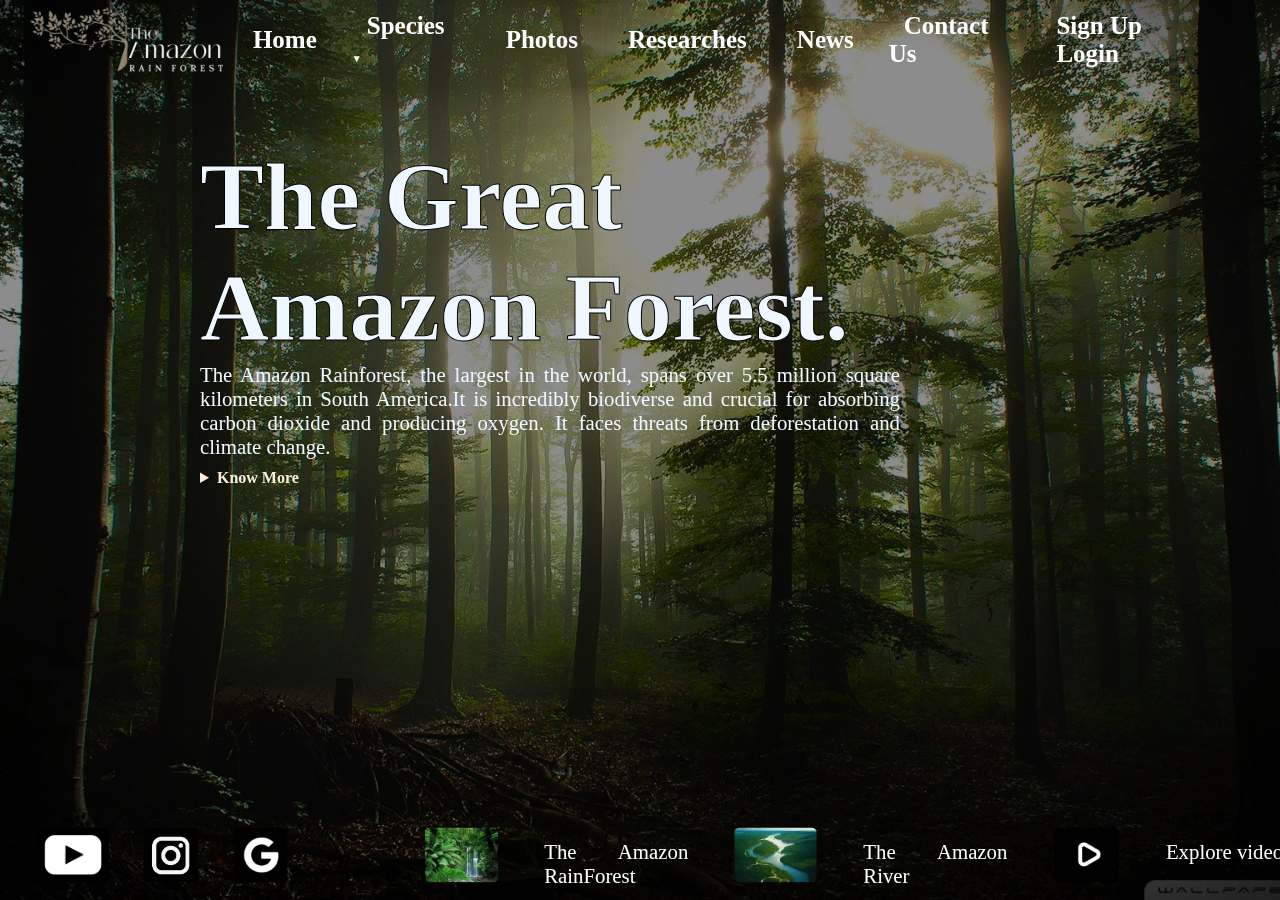
<file: index.html>
<!DOCTYPE html>
<html lang="en">
  <head>
    <meta charset="UTF-8" />
    <meta name="viewport" content="width=device-width, initial-scale=1.0" />
    <title>HOME PAGE1</title>
    <link rel="stylesheet" href="home page1.css" />
  </head>

  <body>
    <div class="h1"></div>

    <ul class="nav">
      <li class="logo">
        <img src="/media/logo.png" alt="Logo" />
      </li>

      <li><a href="./#">Home</a></li>
      <li>
        <a href="./#">Species <small class="small">▼</small></a>
        <ul class="dropdown">
          <li>
            <a href="./Animals.html"><small>Animals</small></a>
          </li>
          <li>
            <a href="./Birds.html"><small>Birds</small></a>
          </li>
          <li>
            <a href="./insects.html"><small>insects</small></a>
          </li>
        </ul>
      </li>
      <li><a href="./photos.html"> Photos</a></li>
      <li><a href="./Researches.html">Researches</a></li>
      <li><a href="./News.html">News</a></li>
      <li><a href="./Contact Us.html">Contact Us</a></li>
      <li class="login">
        <a href="./sign up.html"><b>Sign Up</b></a>
        <a href="./login page.html"><b>Login</b></a>
      </li>
      `
    </ul>
    <br /><br />
    <h1>The Great <br />Amazon Forest.</h1>

    <p>
      The Amazon Rainforest, the largest in the world, spans over 5.5 million
      square kilometers in South America.It is incredibly biodiverse and crucial
      for absorbing carbon dioxide and producing oxygen. It faces threats from
      deforestation and climate change.
    </p>
    <details>
      <summary> Know More </summary>
      <p>
        The Amazon Rainforest houses 10% of known species and 400 billion trees.
        It's home to 400-500 indigenous tribes and the Amazon River, the world's
        second-longest. It acts as a crucial carbon sink but faces threats from
        deforestation and climate change.
      </p>
    </details>
    <nav class="navbar">
      <a href="./https://www.youtube.com">
        <img src="/media/y1.jpg" alt="Logo 1" />
      </a>
      <a href="./https://www.instagram.com">
        <img src="/media/i1.jpg" alt="Logo 2" />
      </a>
      <a href="./https://www.google.com">
        <img src="/media/g1.jpg" alt="Logo 3" />
      </a>
      <pre>       .</pre>
      <a href="./A-Forest.html"><img src="/media/rf1.jpg" alt="Image 1" /></a>
      <p class="p">
        <a href="./A-Forest.html">The Amazon RainForest</a>
      </p>
      <a href="./A-River.html"><img src="/media/ar2.jpg" alt="Image 1" /></a>
      <p class="p"><a href="./A-River.html">The Amazon River</a></p>

      <a href="./Explore.html"
        ><img src="/media/video-logo1.jpg" alt="Image 1"
      /></a>
      <p class="p"><a href="./Explore.html"> Explore video</a></p>
    </nav>
  </body>
</html>
</file>
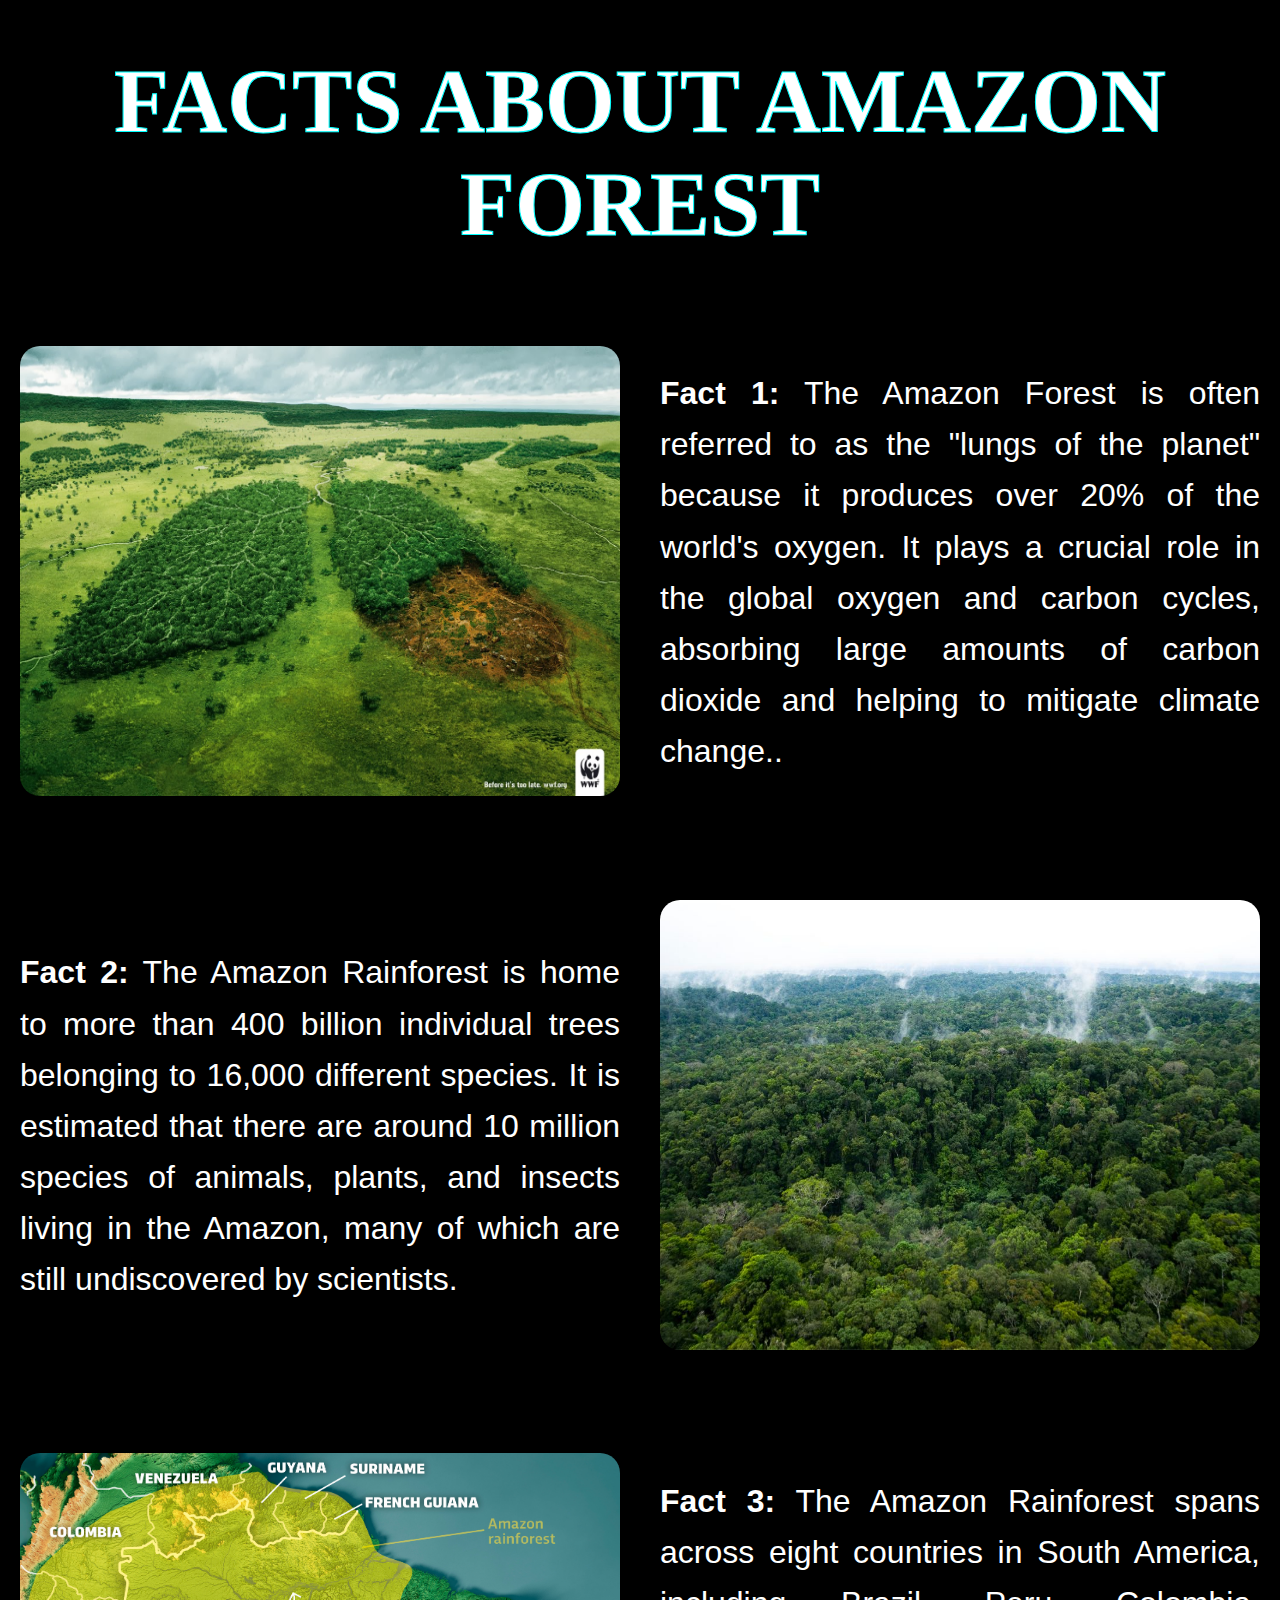
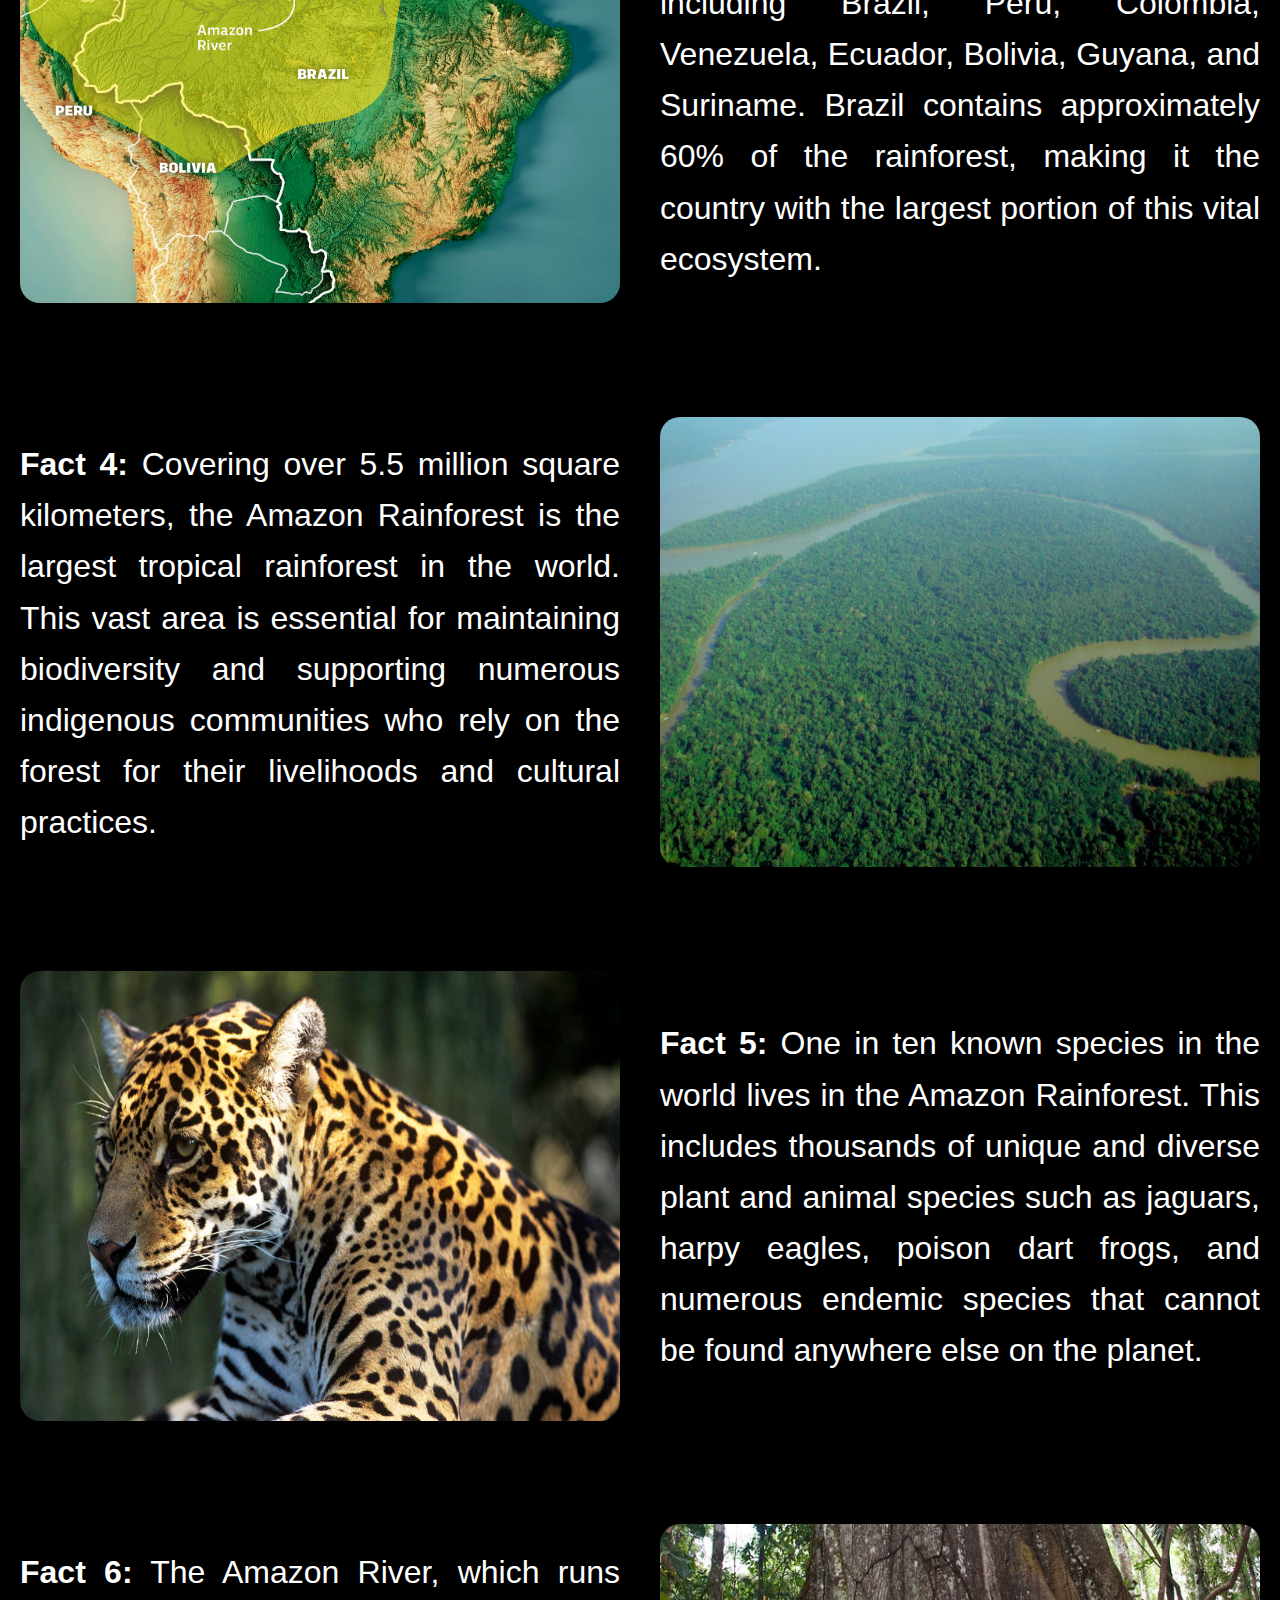
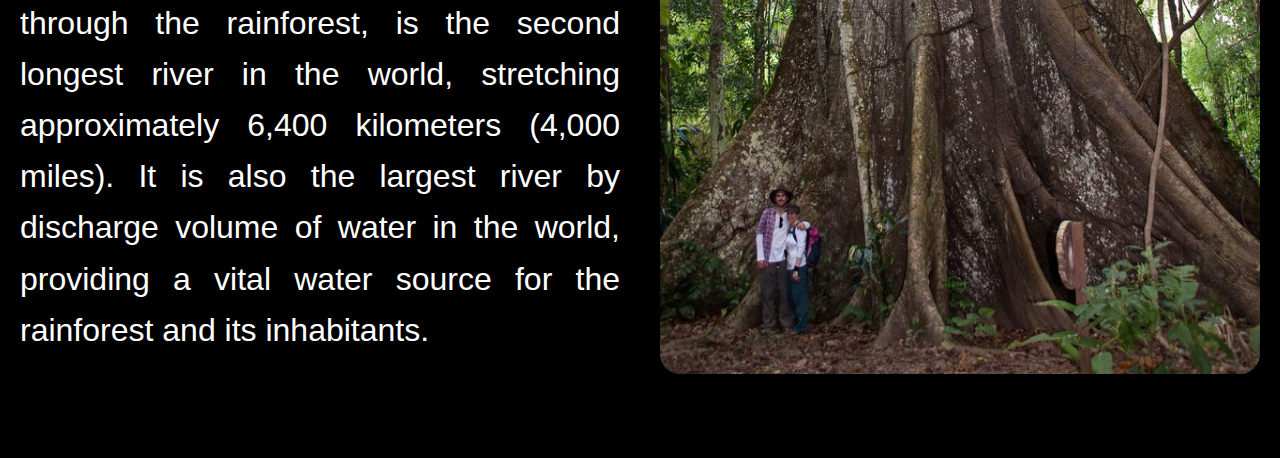
<file: A-Forest.html>
<!DOCTYPE html>
<html lang="en">
  <head>
    <meta charset="UTF-8" />
    <meta name="viewport" content="width=device-width, initial-scale=1.0" />
    <title>Facts About Amazon Forest</title>
    <link rel="stylesheet" href="./A-Forest.css" />
  </head>
  <body>
    <h1>Facts About Amazon Forest</h1>
    <div class="row">
      <div class="column image">
        <img src="/media/lungs.jpg" alt="Amazon Forest 1" />
      </div>
      <div class="column content">
        <p>
          <b>Fact 1:</b> The Amazon Forest is often referred to as the "lungs of
          the planet" because it produces over 20% of the world's oxygen. It
          plays a crucial role in the global oxygen and carbon cycles, absorbing
          large amounts of carbon dioxide and helping to mitigate climate
          change..
        </p>
      </div>
    </div>
    <div class="row">
      <div class="column content">
        <p>
          <b>Fact 2:</b> The Amazon Rainforest is home to more than 400 billion
          individual trees belonging to 16,000 different species. It is
          estimated that there are around 10 million species of animals, plants,
          and insects living in the Amazon, many of which are still undiscovered
          by scientists.
        </p>
      </div>
      <div class="column image">
        <img src="/media/p3.jpg" alt="Amazon Forest 2" />
      </div>
    </div>
    <div class="row">
      <div class="column image">
        <img src="/media/p7.jpg" alt="Amazon Forest 3" />
      </div>
      <div class="column content">
        <p>
          <b>Fact 3:</b> The Amazon Rainforest spans across eight countries in
          South America, including Brazil, Peru, Colombia, Venezuela, Ecuador,
          Bolivia, Guyana, and Suriname. Brazil contains approximately 60% of
          the rainforest, making it the country with the largest portion of this
          vital ecosystem.
        </p>
      </div>
    </div>
    <div class="row">
      <div class="column content">
        <p>
          <b>Fact 4:</b> Covering over 5.5 million square kilometers, the Amazon
          Rainforest is the largest tropical rainforest in the world. This vast
          area is essential for maintaining biodiversity and supporting numerous
          indigenous communities who rely on the forest for their livelihoods
          and cultural practices.
        </p>
      </div>
      <div class="column image">
        <img src="/media/wide1.jpg" alt="Amazon Forest 4" />
      </div>
    </div>
    <div class="row">
      <div class="column image">
        <img src="/media/species1.jpg" alt="Amazon Forest 5" />
      </div>
      <div class="column content">
        <p>
          <b>Fact 5:</b> One in ten known species in the world lives in the
          Amazon Rainforest. This includes thousands of unique and diverse plant
          and animal species such as jaguars, harpy eagles, poison dart frogs,
          and numerous endemic species that cannot be found anywhere else on the
          planet.
        </p>
      </div>
    </div>
    <div class="row">
      <div class="column content">
        <p>
          <b>Fact 6:</b> The Amazon River, which runs through the rainforest, is
          the second longest river in the world, stretching approximately 6,400
          kilometers (4,000 miles). It is also the largest river by discharge
          volume of water in the world, providing a vital water source for the
          rainforest and its inhabitants.
        </p>
      </div>
      <div class="column image">
        <img src="/media/p16.jpg" alt="Amazon Forest 6" />
      </div>
    </div>
  </body>
</html>
</file>
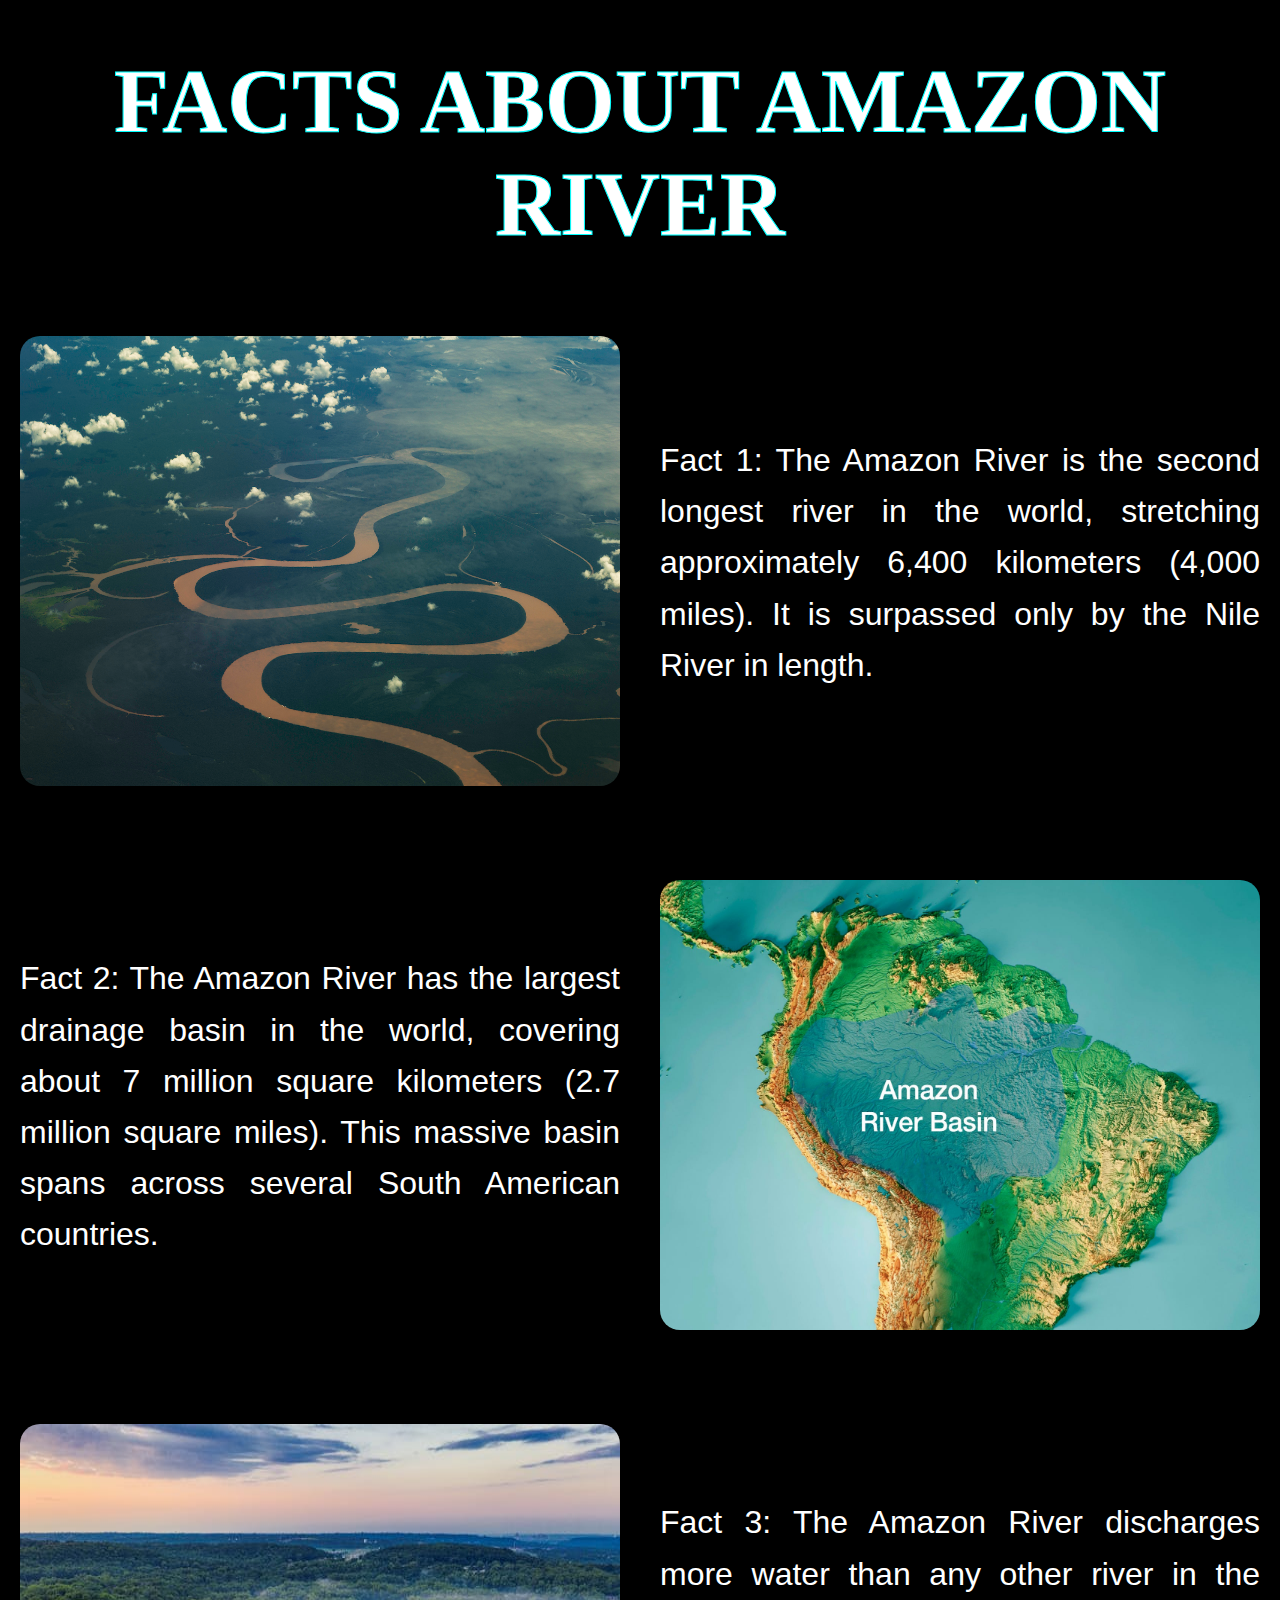
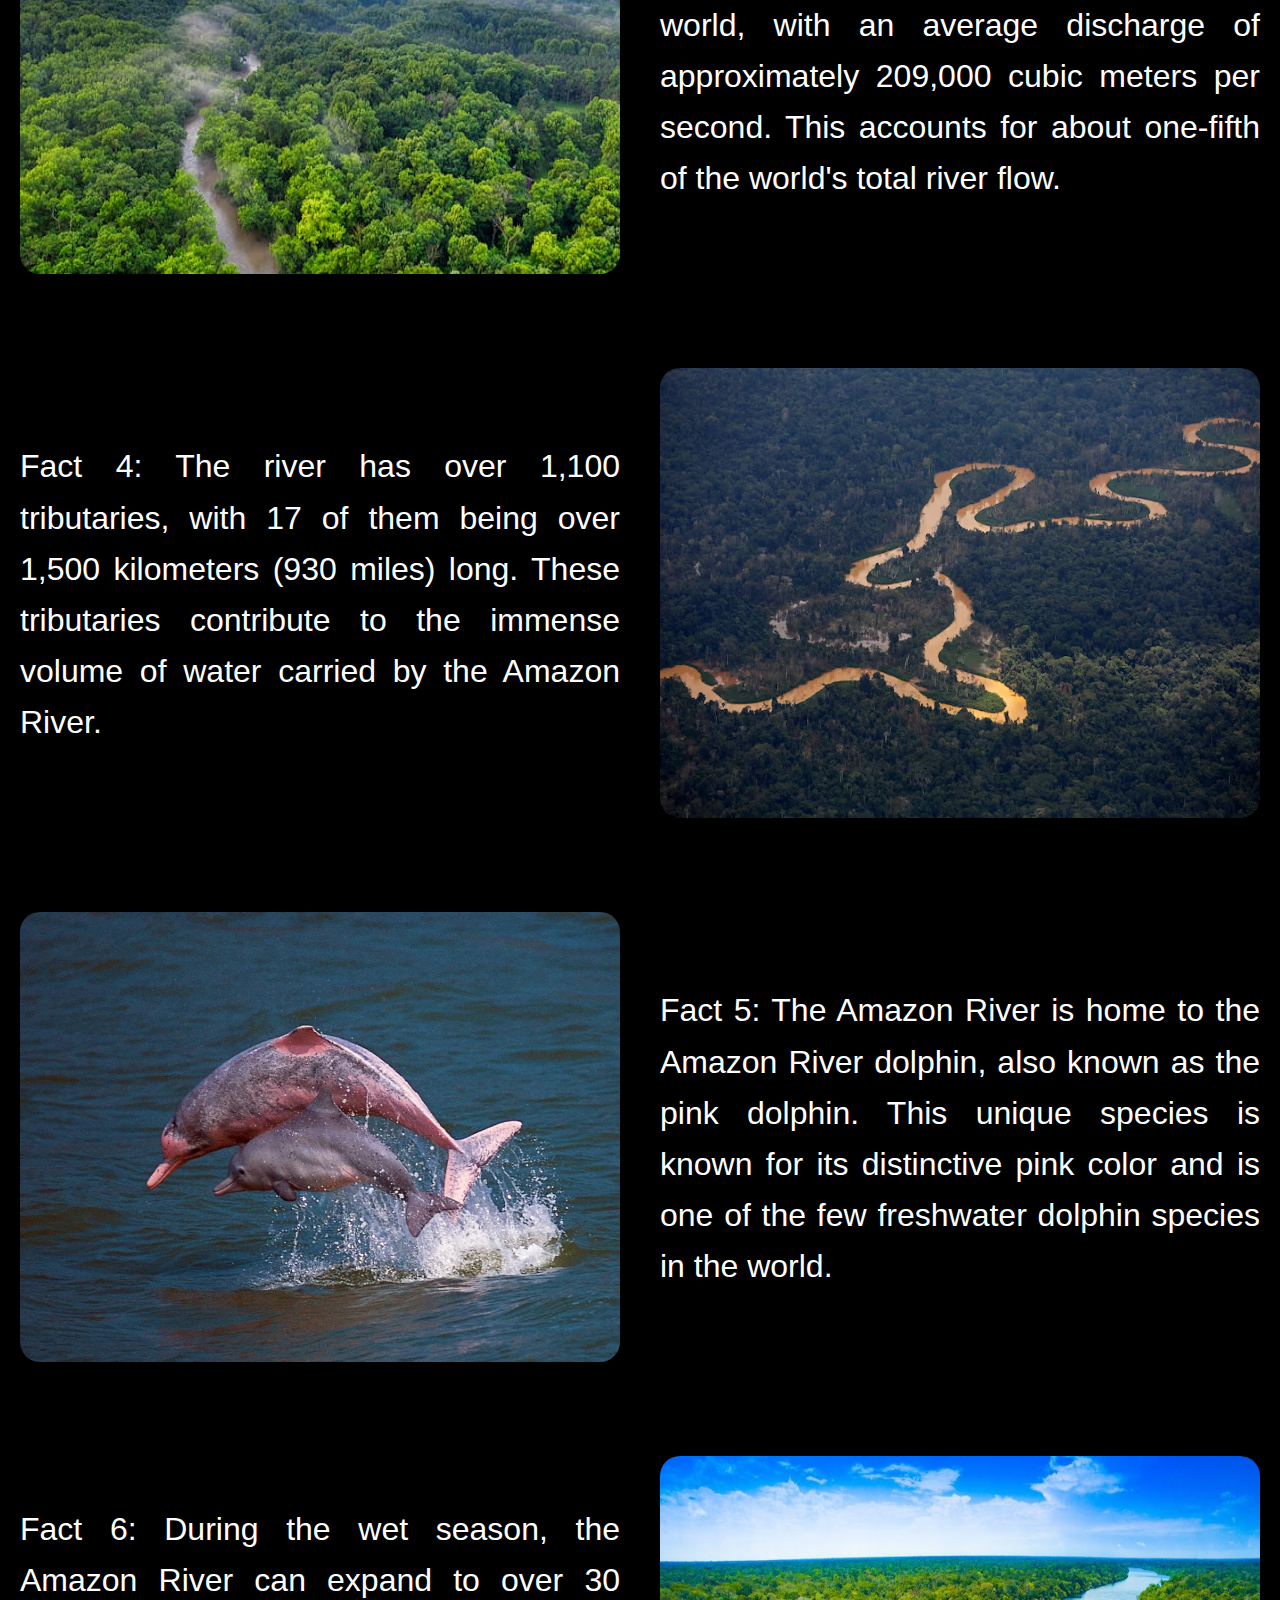
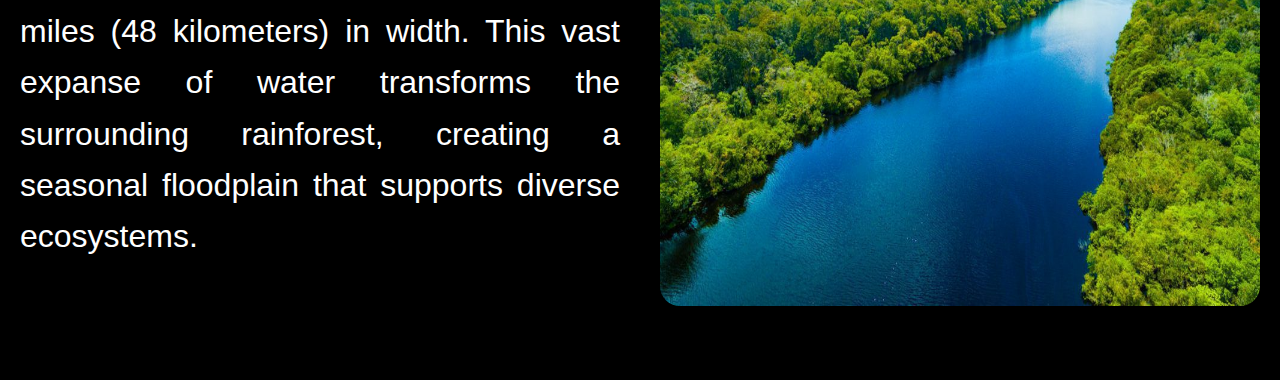
<file: A-River.html>
<!DOCTYPE html>
<html lang="en">
  <head>
    <meta charset="UTF-8" />
    <meta name="viewport" content="width=device-width, initial-scale=1.0" />
    <title>Facts About Amazon River</title>
    <link rel="stylesheet" href="A-Forest.css" />
  </head>
  <body>
    <h1>Facts About Amazon River</h1>
    <div class="row">
      <div class="column image">
        <img src="/media/long.jpg" alt="Amazon River 1" />
      </div>
      <div class="column content">
        <p>
          Fact 1: The Amazon River is the second longest river in the world,
          stretching approximately 6,400 kilometers (4,000 miles). It is
          surpassed only by the Nile River in length.
        </p>
      </div>
    </div>
    <div class="row">
      <div class="column content">
        <p>
          Fact 2: The Amazon River has the largest drainage basin in the world,
          covering about 7 million square kilometers (2.7 million square miles).
          This massive basin spans across several South American countries.
        </p>
      </div>
      <div class="column image">
        <img src="/media/drainez1.png" alt="Amazon River 2" />
      </div>
    </div>
    <div class="row">
      <div class="column image">
        <img src="/media/r7.jpeg" alt="Amazon River 3" />
      </div>
      <div class="column content">
        <p>
          Fact 3: The Amazon River discharges more water than any other river in
          the world, with an average discharge of approximately 209,000 cubic
          meters per second. This accounts for about one-fifth of the world's
          total river flow.
        </p>
      </div>
    </div>
    <div class="row">
      <div class="column content">
        <p>
          Fact 4: The river has over 1,100 tributaries, with 17 of them being
          over 1,500 kilometers (930 miles) long. These tributaries contribute
          to the immense volume of water carried by the Amazon River.
        </p>
      </div>
      <div class="column image">
        <img src="/media/river1.avif" alt="Amazon River 4" />
      </div>
    </div>
    <div class="row">
      <div class="column image">
        <img src="/media/dolphin1.webp" alt="Amazon River 5" />
      </div>
      <div class="column content">
        <p>
          Fact 5: The Amazon River is home to the Amazon River dolphin, also
          known as the pink dolphin. This unique species is known for its
          distinctive pink color and is one of the few freshwater dolphin
          species in the world.
        </p>
      </div>
    </div>
    <div class="row">
      <div class="column content">
        <p>
          Fact 6: During the wet season, the Amazon River can expand to over 30
          miles (48 kilometers) in width. This vast expanse of water transforms
          the surrounding rainforest, creating a seasonal floodplain that
          supports diverse ecosystems.
        </p>
      </div>
      <div class="column image">
        <img src="/media/drainez.jpg" alt="Amazon River 6" />
      </div>
    </div>
  </body>
</html>
</file>
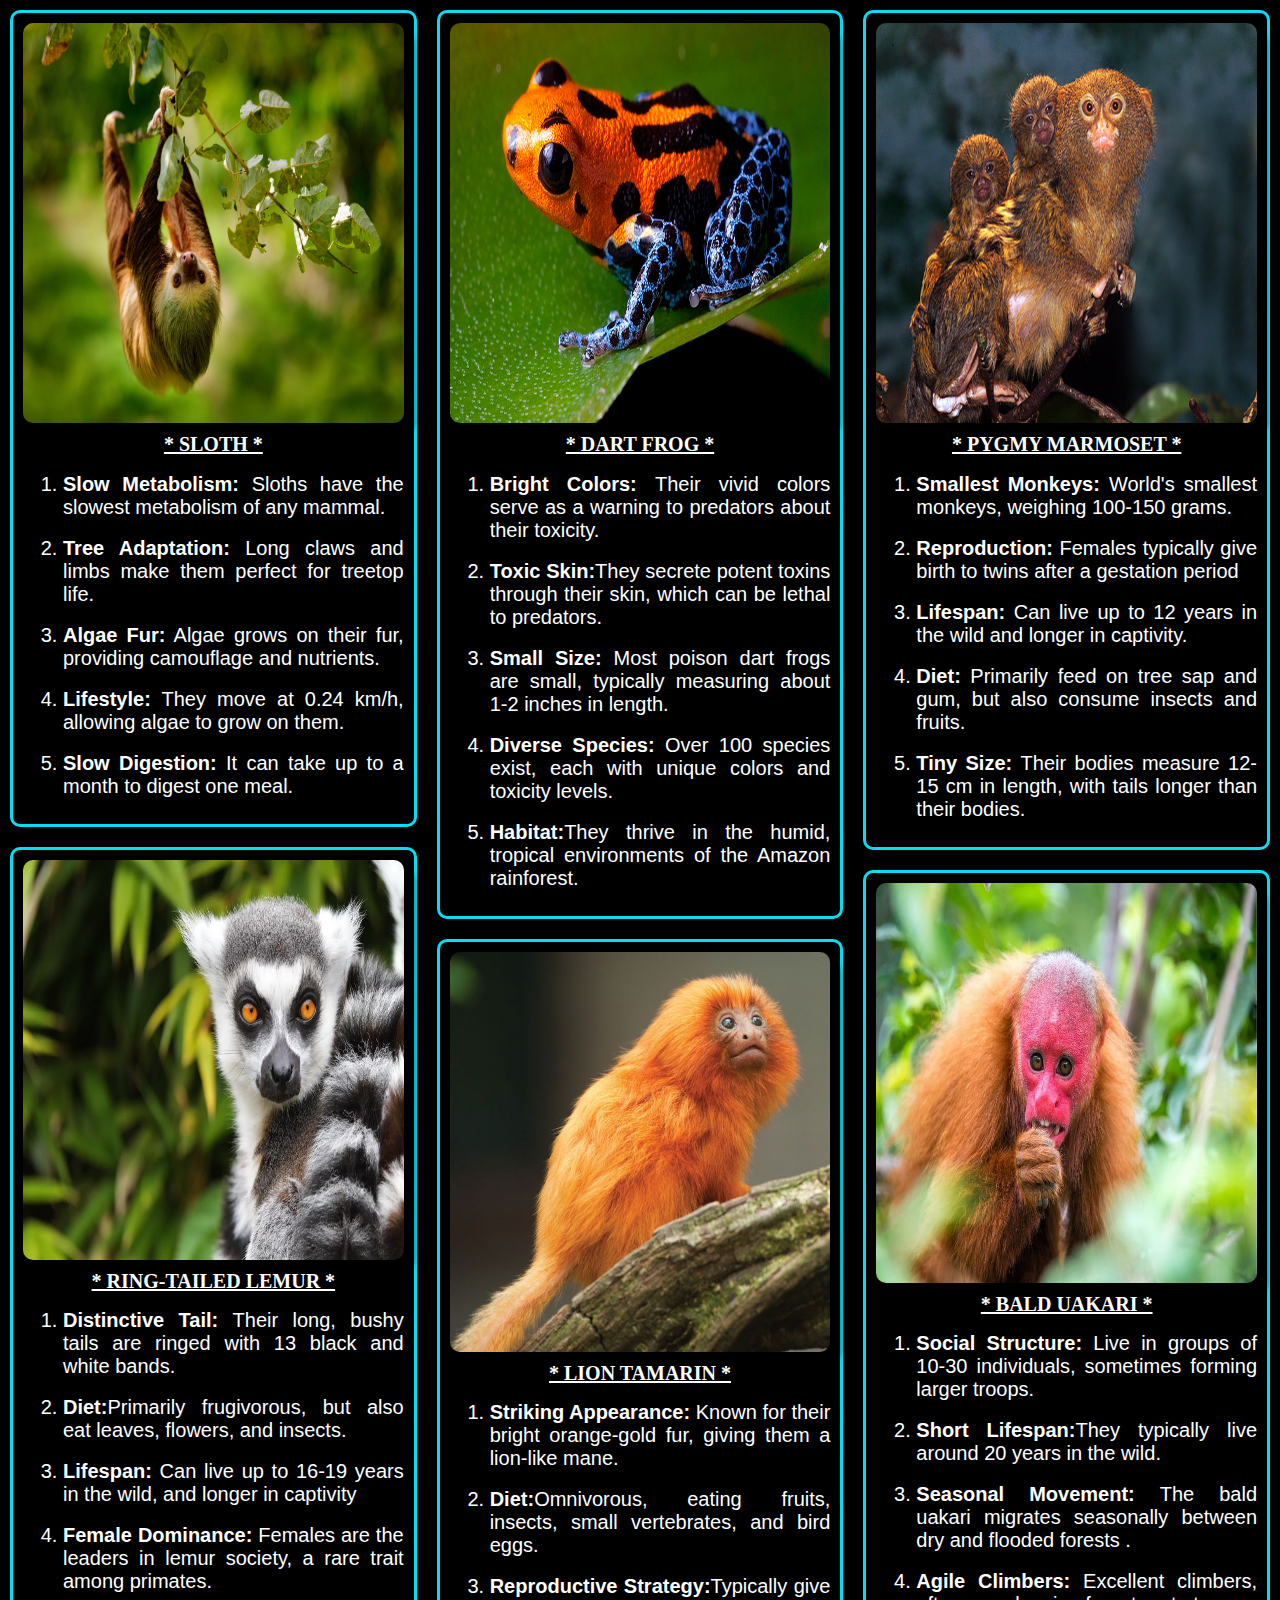
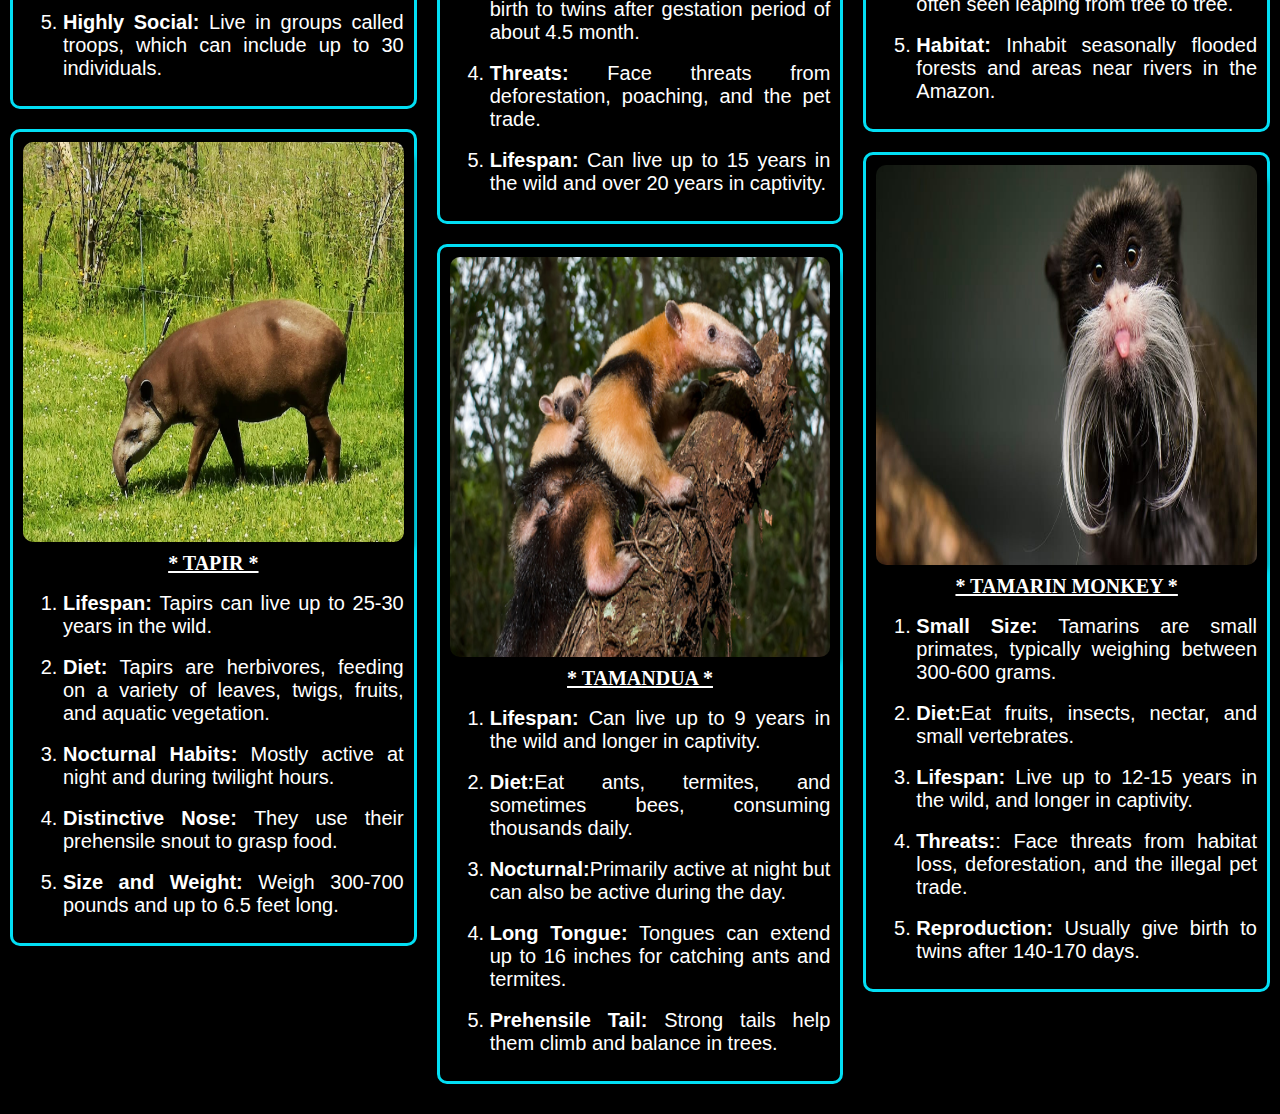
<file: Animals.html>
<!DOCTYPE html>
<html lang="en">
  <head>
    <meta charset="UTF-8" />
    <meta name="viewport" content="width=device-width, initial-scale=1.0" />
    <title>animals</title>
    <link rel="stylesheet" href="./Animals.css" />
  </head>
  <body>
    <div class="container">
      <div class="column">
        <div class="image-block">
          <img src="/media/animal1.jpg" alt="Image 1" width="690px" />
          <h2>
            <u>* SLOTH *</u>
          </h2>
          <ol>
            <li>
              <b>Slow Metabolism:</b> Sloths have the slowest metabolism of any
              mammal.
            </li>
            <br />
            <li>
              <b>Tree Adaptation:</b> Long claws and limbs make them perfect for
              treetop life.
            </li>
            <br />
            <li>
              <b>Algae Fur:</b> Algae grows on their fur, providing camouflage
              and nutrients.
            </li>
            <br />
            <li>
              <b>Lifestyle:</b> They move at 0.24 km/h, allowing algae to grow
              on them.
            </li>
            <br />
            <li>
              <b>Slow Digestion:</b> It can take up to a month to digest one
              meal.
            </li>
          </ol>
        </div>
        <div class="image-block">
          <img src="/media/animal2.jpg" alt="Image 4" />
          <h2>
            <u>* RING-TAILED LEMUR *</u>
          </h2>
          <ol>
            <li>
              <b>Distinctive Tail: </b>Their long, bushy tails are ringed with
              13 black and white bands.
            </li>
            <br />
            <li>
              <b>Diet:</b>Primarily frugivorous, but also eat leaves, flowers,
              and insects.
            </li>
            <br />
            <li>
              <b>Lifespan: </b> Can live up to 16-19 years in the wild, and
              longer in captivity
            </li>
            <br />
            <li>
              <b>Female Dominance: </b>Females are the leaders in lemur society,
              a rare trait among primates.
            </li>
            <br />
            <li>
              <b>Highly Social:</b> Live in groups called troops, which can
              include up to 30 individuals.
            </li>
          </ol>
        </div>
        <div class="image-block">
          <img src="/media/animal6.webp" alt="Image 7" />
          <h2>
            <u>* TAPIR *</u>
          </h2>
          <ol>
            <li>
              <b>Lifespan: </b> Tapirs can live up to 25-30 years in the wild.
            </li>
            <br />
            <li>
              <b>Diet:</b> Tapirs are herbivores, feeding on a variety of
              leaves, twigs, fruits, and aquatic vegetation.
            </li>
            <br />
            <li>
              <b>Nocturnal Habits: </b> Mostly active at night and during
              twilight hours.
            </li>
            <br />
            <li>
              <b>Distinctive Nose: </b> They use their prehensile snout to grasp
              food.
            </li>
            <br />
            <li>
              <b>Size and Weight:</b> Weigh 300-700 pounds and up to 6.5 feet
              long.
            </li>
          </ol>
        </div>
        <!-- Add more image blocks as needed -->
      </div>
      <div class="column">
        <div class="image-block">
          <img src="/media/animal3.jpg" alt="Image 2" width="690px" />
          <h2>
            <u>* DART FROG *</u>
          </h2>
          <ol>
            <li>
              <b>Bright Colors: </b> Their vivid colors serve as a warning to
              predators about their toxicity.
            </li>
            <br />
            <li>
              <b>Toxic Skin:</b>They secrete potent toxins through their skin,
              which can be lethal to predators.
            </li>
            <br />
            <li>
              <b>Small Size: </b>Most poison dart frogs are small, typically
              measuring about 1-2 inches in length.
            </li>
            <br />
            <li>
              <b>Diverse Species: </b>Over 100 species exist, each with unique
              colors and toxicity levels.
            </li>
            <br />
            <li>
              <b>Habitat:</b>They thrive in the humid, tropical environments of
              the Amazon rainforest.
            </li>
          </ol>
        </div>
        <div class="image-block">
          <img src="/media/animal5.jpg" alt="Image 5" width="690px" />
          <h2>
            <u>* LION TAMARIN *</u>
          </h2>
          <ol>
            <li>
              <b>Striking Appearance: </b> Known for their bright orange-gold
              fur, giving them a lion-like mane.
            </li>
            <br />
            <li>
              <b>Diet:</b>Omnivorous, eating fruits, insects, small vertebrates,
              and bird eggs.
            </li>
            <br />
            <li>
              <b>Reproductive Strategy:</b>Typically give birth to twins after
              gestation period of about 4.5 month.
            </li>
            <br />
            <li>
              <b>Threats:</b> Face threats from deforestation, poaching, and the
              pet trade.
            </li>
            <br />
            <li>
              <b>Lifespan: </b>Can live up to 15 years in the wild and over 20
              years in captivity.
            </li>
          </ol>
        </div>
        <div class="image-block">
          <img src="/media/animal8.jpg" alt="Image 8" />
          <h2>
            <u>* TAMANDUA *</u>
          </h2>
          <ol>
            <li>
              <b>Lifespan: </b> Can live up to 9 years in the wild and longer in
              captivity.
            </li>
            <br />
            <li>
              <b>Diet:</b>Eat ants, termites, and sometimes bees, consuming
              thousands daily.
            </li>
            <br />
            <li>
              <b>Nocturnal:</b>Primarily active at night but can also be active
              during the day.
            </li>
            <br />
            <li>
              <b>Long Tongue:</b> Tongues can extend up to 16 inches for
              catching ants and termites.
            </li>
            <br />
            <li>
              <b>Prehensile Tail: </b>Strong tails help them climb and balance
              in trees.
            </li>
          </ol>
        </div>
        <!-- Add more image blocks as needed -->
      </div>
      <div class="column">
        <div class="image-block">
          <img src="/media/animal7.jpg" alt="Image 6" />
          <h2>
            <u>* PYGMY MARMOSET *</u>
          </h2>
          <ol>
            <li>
              <b>Smallest Monkeys:</b> World's smallest monkeys, weighing
              100-150 grams.
            </li>
            <br />
            <li>
              <b>Reproduction: </b> Females typically give birth to twins after
              a gestation period
            </li>
            <br />
            <li>
              <b>Lifespan:</b> Can live up to 12 years in the wild and longer in
              captivity.
            </li>
            <br />
            <li>
              <b>Diet:</b> Primarily feed on tree sap and gum, but also consume
              insects and fruits.
            </li>
            <br />
            <li>
              <b>Tiny Size: </b>Their bodies measure 12-15 cm in length, with
              tails longer than their bodies.
            </li>
          </ol>
        </div>
        <div class="image-block">
          <img src="/media/animal4.jpg" alt="Image 3" />
          <h2>
            <u>* BALD UAKARI *</u>
          </h2>
          <ol>
            <li>
              <b>Social Structure: </b> Live in groups of 10-30 individuals,
              sometimes forming larger troops.
            </li>
            <br />
            <li>
              <b>Short Lifespan:</b>They typically live around 20 years in the
              wild.
            </li>
            <br />
            <li>
              <b>Seasonal Movement: </b>The bald uakari migrates seasonally
              between dry and flooded forests .
            </li>
            <br />
            <li>
              <b>Agile Climbers: </b> Excellent climbers, often seen leaping
              from tree to tree.
            </li>
            <br />
            <li>
              <b>Habitat:</b> Inhabit seasonally flooded forests and areas near
              rivers in the Amazon.
            </li>
          </ol>
        </div>
        <div class="image-block">
          <img src="/media/animal9.jpg" alt="Image 9" />
          <h2>
            <u>* TAMARIN MONKEY *</u>
          </h2>
          <ol>
            <li>
              <b>Small Size:</b> Tamarins are small primates, typically weighing
              between 300-600 grams.
            </li>
            <br />
            <li>
              <b>Diet:</b>Eat fruits, insects, nectar, and small vertebrates.
            </li>
            <br />
            <li>
              <b>Lifespan:</b> Live up to 12-15 years in the wild, and longer in
              captivity.
            </li>
            <br />
            <li>
              <b>Threats:</b>: Face threats from habitat loss, deforestation,
              and the illegal pet trade.
            </li>
            <br />
            <li>
              <b>Reproduction: </b>Usually give birth to twins after 140-170
              days.
            </li>
          </ol>
        </div>
        <!-- Add more image blocks as needed -->
      </div>
    </div>
  </body>
</html>
</file>
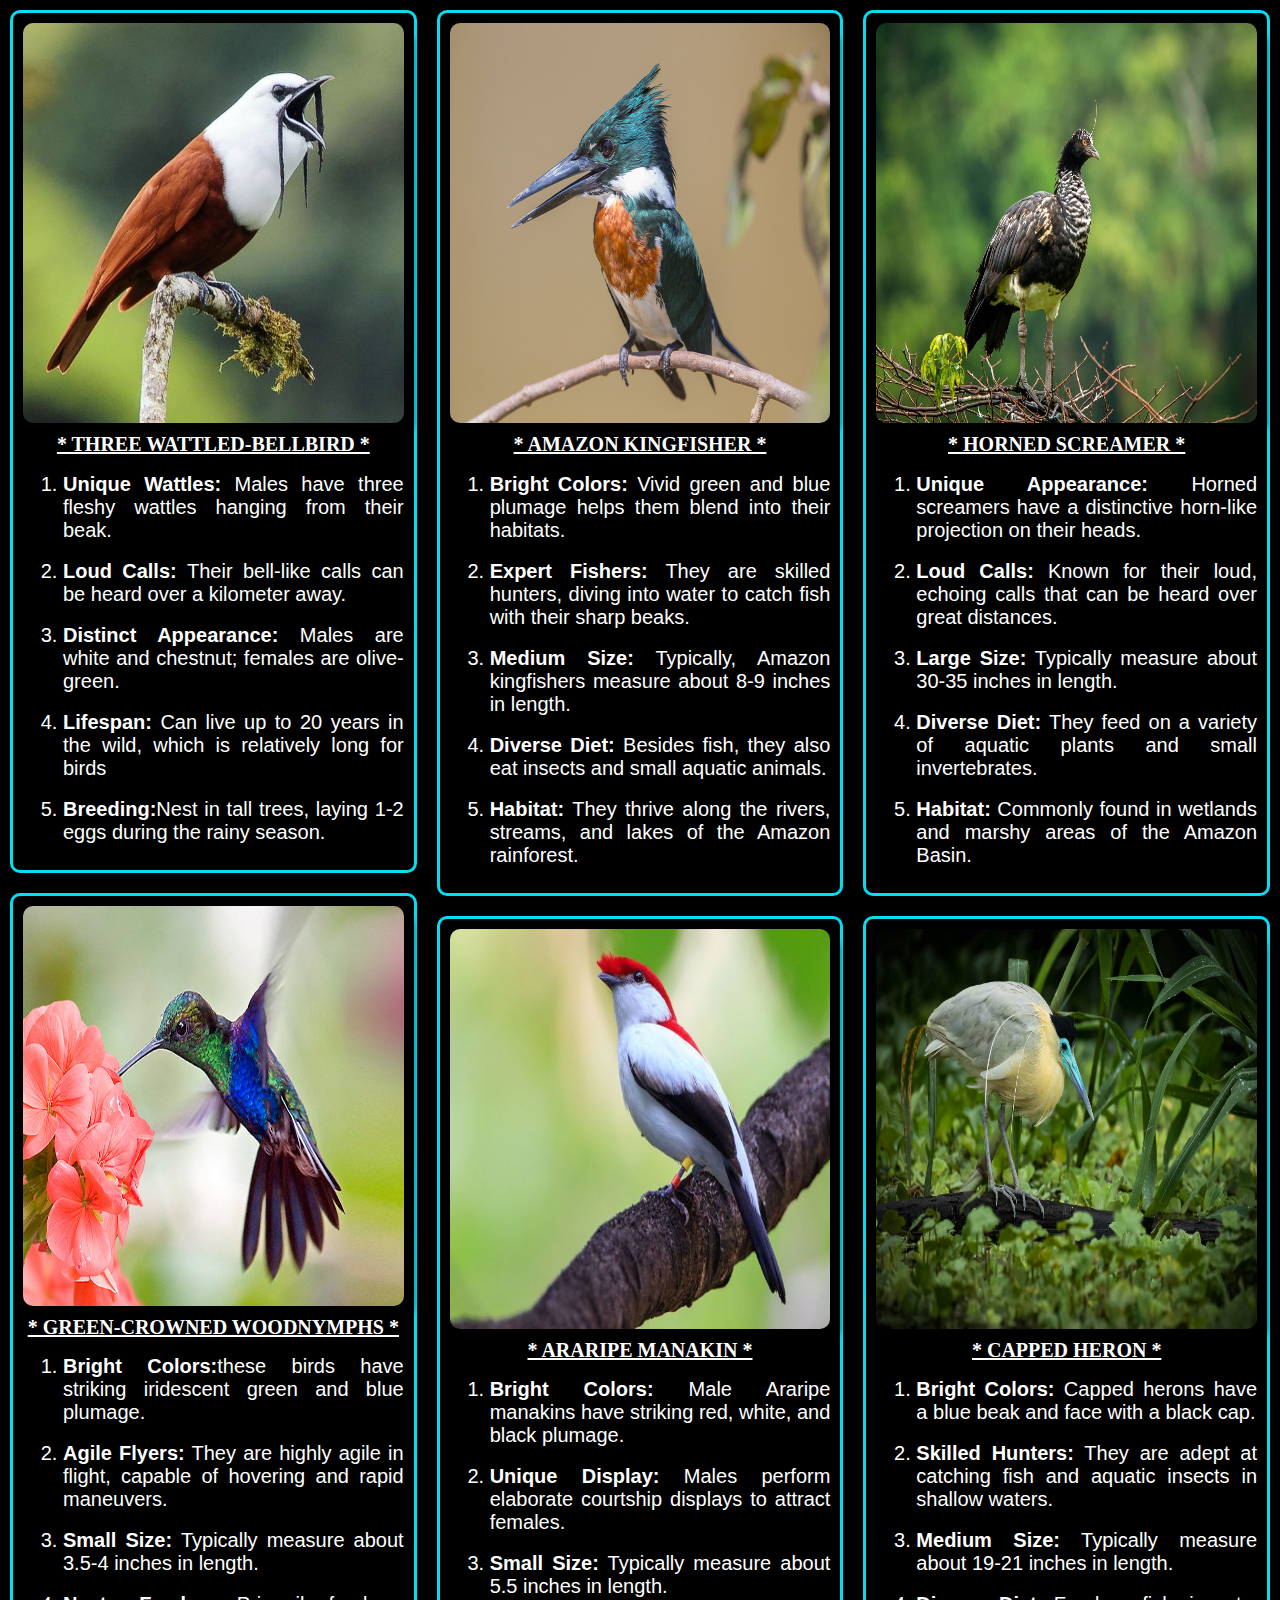
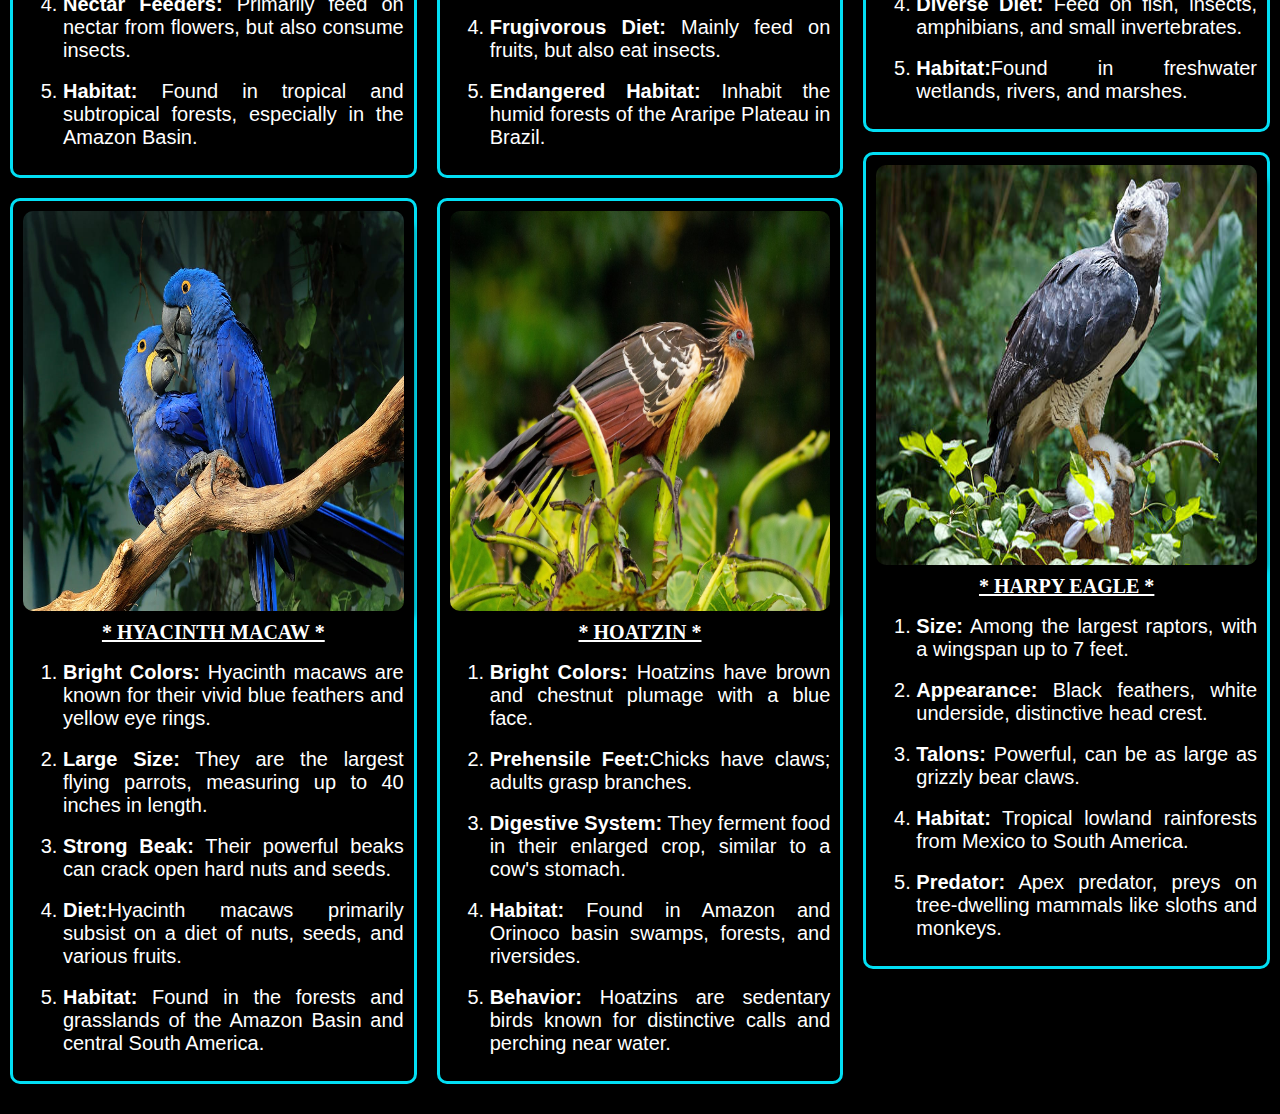
<file: Birds.html>
<!DOCTYPE html>
<html lang="en">
  <head>
    <meta charset="UTF-8" />
    <meta name="viewport" content="width=device-width, initial-scale=1.0" />
    <title>animals</title>
    <link rel="stylesheet" href="./Animals.css" />
  </head>
  <body>
    <div></div>
    <div class="container">
      <div class="column">
        <div class="image-block">
          <img src="/media/bird1.jpg" alt="Image 1" width="690px" />
          <h2>
            <u>* THREE WATTLED-BELLBIRD *</u>
          </h2>
          <ol>
            <li>
              <b>Unique Wattles:</b> Males have three fleshy wattles hanging
              from their beak.
            </li>
            <br />
            <li>
              <b>Loud Calls: </b> Their bell-like calls can be heard over a
              kilometer away.
            </li>
            <br />
            <li>
              <b>Distinct Appearance:</b> Males are white and chestnut; females
              are olive-green.
            </li>
            <br />
            <li>
              <b>Lifespan:</b> Can live up to 20 years in the wild, which is
              relatively long for birds
            </li>
            <br />
            <li>
              <b>Breeding:</b>Nest in tall trees, laying 1-2 eggs during the
              rainy season.
            </li>
          </ol>
        </div>
        <div class="image-block">
          <img src="/media/bird2.jpg" alt="Image 4" />
          <h2>
            <u>* GREEN-CROWNED WOODNYMPHS *</u>
          </h2>
          <ol>
            <li>
              <b>Bright Colors:</b>these birds have striking iridescent green
              and blue plumage.
            </li>
            <br />
            <li>
              <b>Agile Flyers:</b> They are highly agile in flight, capable of
              hovering and rapid maneuvers.
            </li>
            <br />
            <li>
              <b>Small Size:</b> Typically measure about 3.5-4 inches in length.
            </li>
            <br />
            <li>
              <b>Nectar Feeders:</b> Primarily feed on nectar from flowers, but
              also consume insects.
            </li>
            <br />
            <li>
              <b>Habitat:</b> Found in tropical and subtropical forests,
              especially in the Amazon Basin.
            </li>
          </ol>
        </div>
        <div class="image-block">
          <img src="/media/bird3.jpg" alt="Image 7" />
          <h2>
            <u>* HYACINTH MACAW *</u>
          </h2>
          <ol>
            <li>
              <b>Bright Colors:</b> Hyacinth macaws are known for their vivid
              blue feathers and yellow eye rings.
            </li>
            <br />
            <li>
              <b>Large Size:</b> They are the largest flying parrots, measuring
              up to 40 inches in length.
            </li>
            <br />
            <li>
              <b>Strong Beak:</b> Their powerful beaks can crack open hard nuts
              and seeds.
            </li>
            <br />
            <li>
              <b>Diet:</b>Hyacinth macaws primarily subsist on a diet of nuts,
              seeds, and various fruits.
            </li>
            <br />
            <li>
              <b>Habitat:</b> Found in the forests and grasslands of the Amazon
              Basin and central South America.
            </li>
          </ol>
        </div>
        <!-- Add more image blocks as needed -->
      </div>
      <div class="column">
        <div class="image-block">
          <img src="/media/bird4.jpg" alt="Image 2" width="690px" />
          <h2>
            <u>* AMAZON KINGFISHER *</u>
          </h2>
          <ol>
            <li>
              <b>Bright Colors:</b> Vivid green and blue plumage helps them
              blend into their habitats.
            </li>
            <br />
            <li>
              <b>Expert Fishers:</b> They are skilled hunters, diving into water
              to catch fish with their sharp beaks.
            </li>
            <br />
            <li>
              <b>Medium Size:</b> Typically, Amazon kingfishers measure about
              8-9 inches in length.
            </li>
            <br />
            <li>
              <b>Diverse Diet:</b> Besides fish, they also eat insects and small
              aquatic animals.
            </li>
            <br />
            <li>
              <b>Habitat:</b> They thrive along the rivers, streams, and lakes
              of the Amazon rainforest.
            </li>
          </ol>
        </div>
        <div class="image-block">
          <img src="/media/araripe4.jpg" alt="Image 5" width="690px" />
          <h2>
            <u>* ARARIPE MANAKIN *</u>
          </h2>
          <ol>
            <li>
              <b>Bright Colors:</b> Male Araripe manakins have striking red,
              white, and black plumage.
            </li>
            <br />
            <li>
              <b>Unique Display:</b> Males perform elaborate courtship displays
              to attract females.
            </li>
            <br />
            <li>
              <b>Small Size:</b> Typically measure about 5.5 inches in length.
            </li>
            <br />
            <li>
              <b>Frugivorous Diet:</b> Mainly feed on fruits, but also eat
              insects.
            </li>
            <br />
            <li>
              <b>Endangered Habitat:</b> Inhabit the humid forests of the
              Araripe Plateau in Brazil.
            </li>
          </ol>
        </div>
        <div class="image-block">
          <img src="/media/bird6-1.jpeg" alt="Image 8" width="680px" />
          <h2>
            <u>* HOATZIN *</u>
          </h2>
          <ol>
            <li>
              <b>Bright Colors:</b> Hoatzins have brown and chestnut plumage
              with a blue face.
            </li>
            <br />
            <li>
              <b>Prehensile Feet:</b>Chicks have claws; adults grasp branches.
            </li>
            <br />
            <li>
              <b>Digestive System:</b> They ferment food in their enlarged crop,
              similar to a cow's stomach.
            </li>
            <br />
            <li>
              <b>Habitat:</b> Found in Amazon and Orinoco basin swamps, forests,
              and riversides.
            </li>
            <br />
            <li>
              <b>Behavior:</b> Hoatzins are sedentary birds known for
              distinctive calls and perching near water.
            </li>
          </ol>
        </div>
        <!-- Add more image blocks as needed -->
      </div>
      <div class="column">
        <div class="image-block">
          <img src="/media/bird7.jpg" alt="Image 6" />
          <h2>
            <u>* HORNED SCREAMER *</u>
          </h2>
          <ol>
            <li>
              <b>Unique Appearance:</b> Horned screamers have a distinctive
              horn-like projection on their heads.
            </li>
            <br />
            <li>
              <b>Loud Calls:</b> Known for their loud, echoing calls that can be
              heard over great distances.
            </li>
            <br />
            <li>
              <b>Large Size:</b> Typically measure about 30-35 inches in length.
            </li>
            <br />
            <li>
              <b>Diverse Diet:</b> They feed on a variety of aquatic plants and
              small invertebrates.
            </li>
            <br />
            <li>
              <b>Habitat:</b> Commonly found in wetlands and marshy areas of the
              Amazon Basin.
            </li>
          </ol>
        </div>
        <div class="image-block">
          <img src="/media/bird8.jpg" alt="Image 3" />
          <h2>
            <u>* CAPPED HERON *</u>
          </h2>
          <ol>
            <li>
              <b>Bright Colors:</b> Capped herons have a blue beak and face with
              a black cap.
            </li>
            <br />
            <li>
              <b>Skilled Hunters:</b> They are adept at catching fish and
              aquatic insects in shallow waters.
            </li>
            <br />
            <li>
              <b>Medium Size:</b> Typically measure about 19-21 inches in
              length.
            </li>
            <br />
            <li>
              <b>Diverse Diet:</b> Feed on fish, insects, amphibians, and small
              invertebrates.
            </li>
            <br />
            <li>
              <b>Habitat:</b>Found in freshwater wetlands, rivers, and marshes.
            </li>
          </ol>
        </div>
        <div class="image-block">
          <img src="/media/bird9-3.jpg" alt="Image 9" />
          <h2>
            <u>* HARPY EAGLE *</u>
          </h2>
          <ol>
            <li>
              <b>Size:</b> Among the largest raptors, with a wingspan up to 7
              feet.
            </li>
            <br />
            <li>
              <b>Appearance:</b> Black feathers, white underside, distinctive
              head crest.
            </li>
            <br />
            <li>
              <b>Talons:</b> Powerful, can be as large as grizzly bear claws.
            </li>
            <br />
            <li>
              <b>Habitat:</b> Tropical lowland rainforests from Mexico to South
              America.
            </li>
            <br />
            <li>
              <b>Predator:</b> Apex predator, preys on tree-dwelling mammals
              like sloths and monkeys.
            </li>
          </ol>
        </div>
        <!-- Add more image blocks as needed -->
      </div>
    </div>
  </body>
</html>
</file>
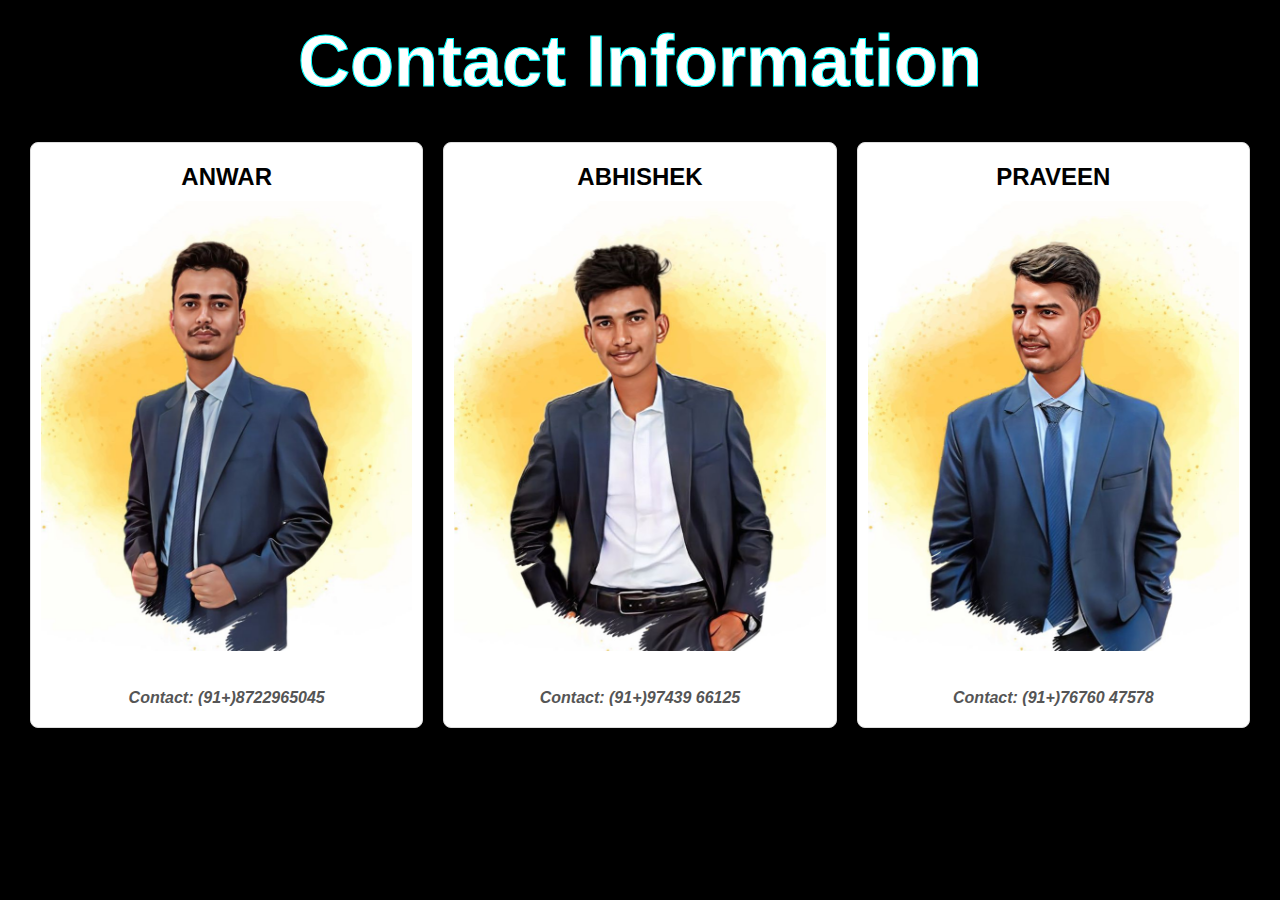
<file: Contact Us.html>
<!DOCTYPE html>
<html lang="en">
  <head>
    <meta charset="UTF-8" />
    <meta name="viewport" content="width=device-width, initial-scale=1.0" />
    <title>Contact Information</title>
    <link rel="stylesheet" href="Contact Us.css" />
  </head>
  <body>
    <header>
      <h1>Contact Information</h1>
    </header>
    <div class="container">
      <div class="person">
        <h2>ANWAR</h2>
        <div class="image image1"></div>
        <p>Contact: (91+)8722965045</p>
      </div>
      <div class="person">
        <h2>ABHISHEK</h2>
        <div class="image image2"></div>
        <p>Contact: (91+)97439 66125</p>
      </div>
      <div class="person">
        <h2>PRAVEEN</h2>
        <div class="image image3"></div>
        <p>Contact: (91+)76760 47578</p>
      </div>
    </div>
  </body>
</html>
</file>
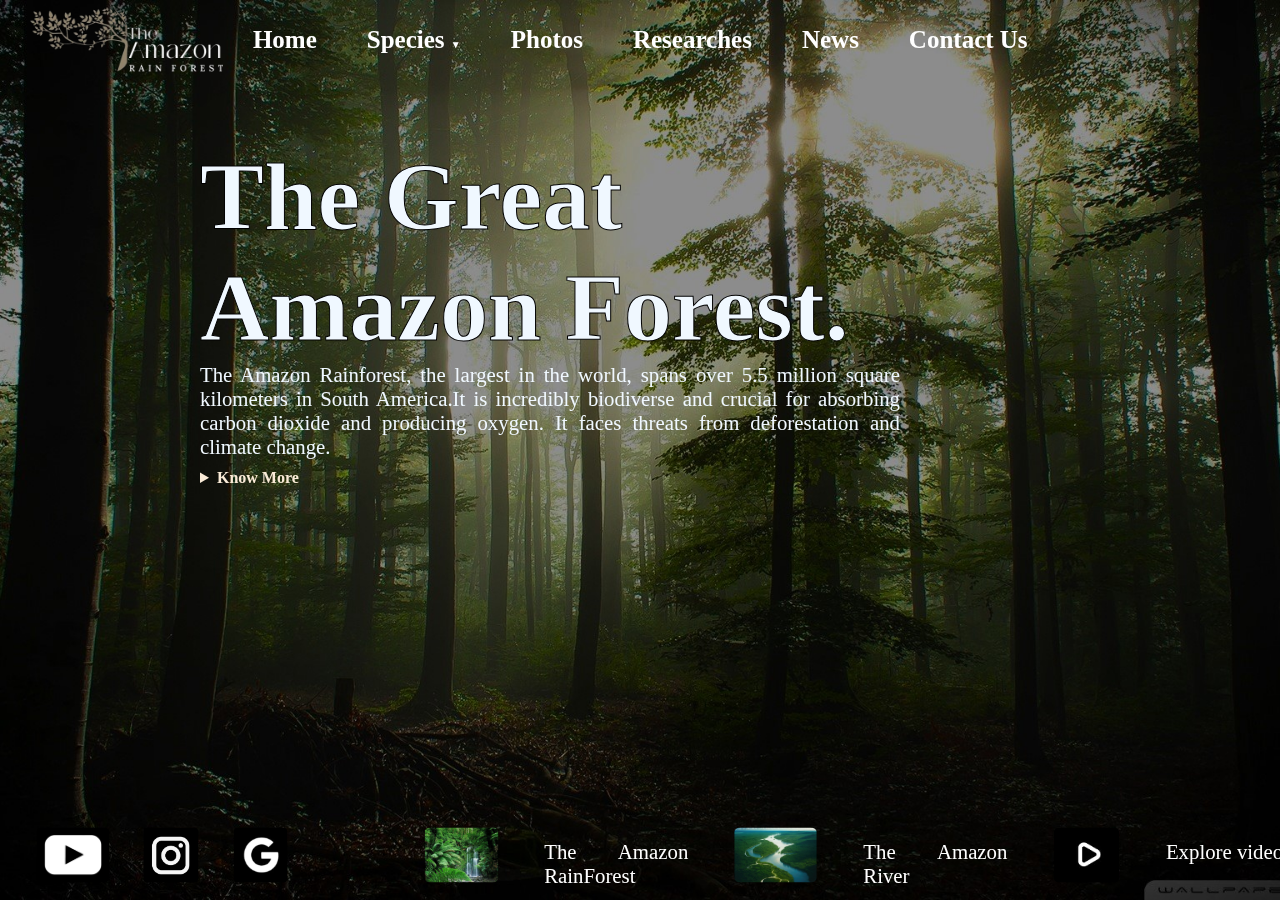
<file: home page1.html>
<!DOCTYPE html>
<html lang="en">
  <head>
    <meta charset="UTF-8" />
    <meta name="viewport" content="width=device-width, initial-scale=1.0" />
    <title>HOME PAGE1</title>
    <link rel="stylesheet" href="home page1.css" />
  </head>

  <body>
    <div class="h1"></div>

    <ul class="nav">
      <li class="logo">
        <img src="/media/logo.png" alt="Logo" />
      </li>

      <li><a href="#">Home</a></li>
      <li>
        <a href="#">Species <small class="small">▼</small></a>
        <ul class="dropdown">
          <li>
            <a href="Animals.html"><small>Animals</small></a>
          </li>
          <li>
            <a href="Birds.html"><small>Birds</small></a>
          </li>
          <li>
            <a href="insects.html"><small>insects</small></a>
          </li>
        </ul>
      </li>
      <li><a href="photos.html"> Photos</a></li>
      <li><a href="Researches.html">Researches</a></li>
      <li><a href="News.html">News</a></li>
      <li><a href="Contact Us.html">Contact Us</a></li>
      <li class="login"></li>
    </ul>
    <br /><br />
    <h1>The Great <br />Amazon Forest.</h1>

    <p>
      The Amazon Rainforest, the largest in the world, spans over 5.5 million
      square kilometers in South America.It is incredibly biodiverse and crucial
      for absorbing carbon dioxide and producing oxygen. It faces threats from
      deforestation and climate change.
    </p>
    <details>
      <summary> Know More </summary>
      <p>
        The Amazon Rainforest houses 10% of known species and 400 billion trees.
        It's home to 400-500 indigenous tribes and the Amazon River, the world's
        second-longest. It acts as a crucial carbon sink but faces threats from
        deforestation and climate change.
      </p>
    </details>
    <nav class="navbar">
      <a href="https://www.youtube.com">
        <img src="/media/y1.jpg" alt="Logo 1" />
      </a>
      <a href="https://www.instagram.com">
        <img src="/media/i1.jpg" alt="Logo 2" />
      </a>
      <a href="https://www.google.com">
        <img src="/media/g1.jpg" alt="Logo 3" />
      </a>
      <pre>       .</pre>
      <a href="A-Forest.html"><img src="/media/rf1.jpg" alt="Image 1" /></a>
      <p class="p">
        <a href="A-Forest.html">The Amazon RainForest</a>
      </p>
      <a href="A-River.html"><img src="/media/ar2.jpg" alt="Image 1" /></a>
      <p class="p"><a href="A-River.html">The Amazon River</a></p>

      <a href="Explore.html"
        ><img src="/media/video-logo1.jpg" alt="Image 1"
      /></a>
      <p class="p"><a href="Explore.html"> Explore video</a></p>
    </nav>
  </body>
</html>
</file>
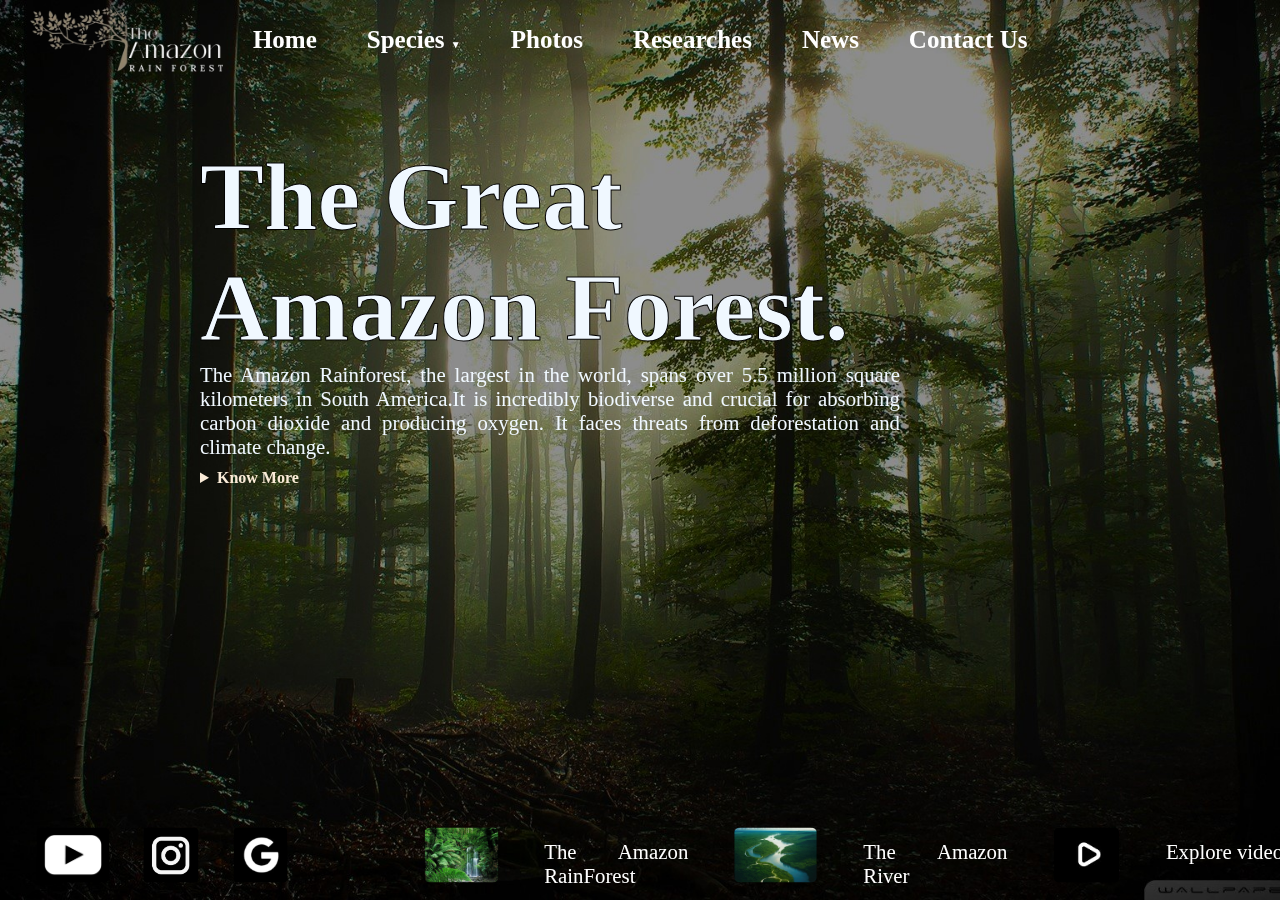
<file: home.html>
<!DOCTYPE html>
<html lang="en">
  <head>
    <meta charset="UTF-8" />
    <meta name="viewport" content="width=device-width, initial-scale=1.0" />
    <title>HOME PAGE1</title>
    <link rel="stylesheet" href="./home page1.css" />
  </head>

  <body>
    <div class="h1"></div>

    <ul class="nav">
      <li class="logo">
        <img src="/media/logo.png" alt="Logo" />
      </li>

      <li><a href="./home.html">Home</a></li>
      <li>
        <a href="./home.html">Species <small class="small">▼</small></a>
        <ul class="dropdown">
          <li>
            <a href="./Animals.html"><small>Animals</small></a>
          </li>
          <li>
            <a href="./Birds.html"><small>Birds</small></a>
          </li>
          <li>
            <a href="./insects.html"><small>insects</small></a>
          </li>
        </ul>
      </li>
      <li><a href="./photos.html"> Photos</a></li>
      <li><a href="./Researches.html">Researches</a></li>
      <li><a href="./News.html">News</a></li>
      <li><a href="./Contact Us.html">Contact Us</a></li>

      `
    </ul>
    <br /><br />
    <h1>The Great <br />Amazon Forest.</h1>

    <p>
      The Amazon Rainforest, the largest in the world, spans over 5.5 million
      square kilometers in South America.It is incredibly biodiverse and crucial
      for absorbing carbon dioxide and producing oxygen. It faces threats from
      deforestation and climate change.
    </p>
    <details>
      <summary> Know More </summary>
      <p>
        The Amazon Rainforest houses 10% of known species and 400 billion trees.
        It's home to 400-500 indigenous tribes and the Amazon River, the world's
        second-longest. It acts as a crucial carbon sink but faces threats from
        deforestation and climate change.
      </p>
    </details>
    <nav class="navbar">
      <a href="./https://www.youtube.com">
        <img src="/media/y1.jpg" alt="Logo 1" />
      </a>
      <a href="./https://www.instagram.com">
        <img src="/media/i1.jpg" alt="Logo 2" />
      </a>
      <a href="./https://www.google.com">
        <img src="/media/g1.jpg" alt="Logo 3" />
      </a>
      <pre>       .</pre>
      <a href="./A-Forest.html"><img src="/media/rf1.jpg" alt="Image 1" /></a>
      <p class="p">
        <a href="./A-Forest.html">The Amazon RainForest</a>
      </p>
      <a href="./A-River.html"><img src="/media/ar2.jpg" alt="Image 1" /></a>
      <p class="p"><a href="./A-River.html">The Amazon River</a></p>

      <a href="./Explore.html"
        ><img src="/media/video-logo1.jpg" alt="Image 1"
      /></a>
      <p class="p"><a href="./Explore.html"> Explore video</a></p>
    </nav>
  </body>
</html>
</file>
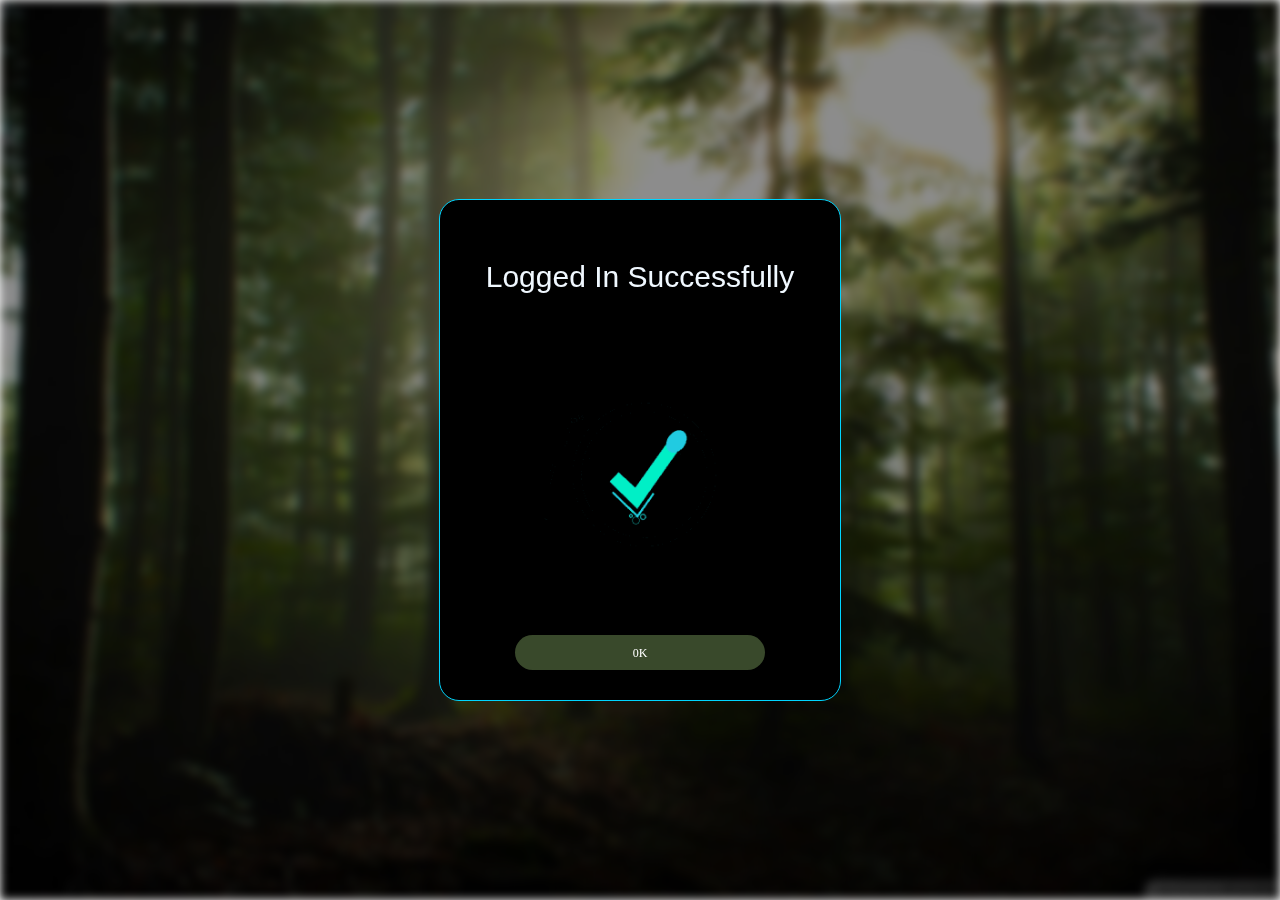
<file: logged in.html>
<!DOCTYPE html>
<html lang="en">
  <head>
    <meta charset="UTF-8" />
    <meta name="viewport" content="width=device-width, initial-scale=1.0" />
    <link rel="stylesheet" href="logged in.css" />
    <title>Transparent Login Form</title>
  </head>

  <body>
    <div class="bg-image2"></div>
    <div class="login">
      <form>
        <h1>Logged In Successfully</h1>
        <img src="/media/top.gif" alt="aaa" />

        <a href="./home.html"><input class="a" type="button" value="0k" /></a>
      </form>
    </div>
  </body>
</html>
</file>
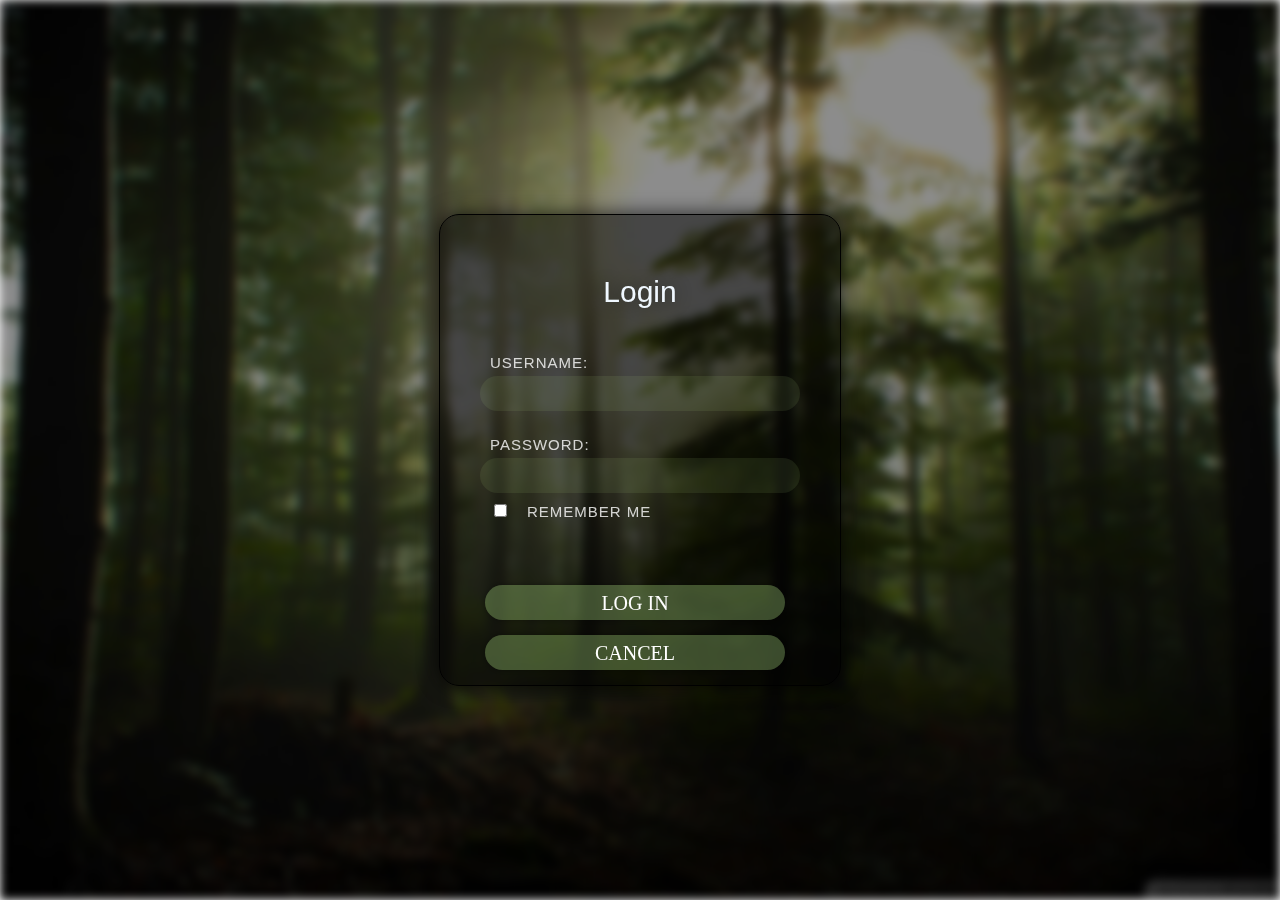
<file: login page.html>
<!DOCTYPE html>
<html lang="en">
  <head>
    <meta charset="UTF-8" />
    <meta name="viewport" content="width=device-width, initial-scale=1.0" />
    <link rel="stylesheet" href="login page.css" />
    <title>Transparent Login Form</title>
  </head>
  <body>
    <div class="bg-image2"></div>
    <div class="login">
      <form>
        <h1>Login</h1>
        <label for="username">Username:</label>
        <input type="text" id="username" name="username" />
        <label for="password">Password:</label>
        <input type="password" id="password" name="password" />
        <div class="remember-me">
          <input type="checkbox" id="remember" name="remember" />
          <label for="remember">Remember Me</label>
        </div>
        <a href="./logged in.html"
          ><input class="a" type="button" value="Log In"
        /></a>
        <a href="./index.html"
          ><input class="b" type="button" value="Cancel"
        /></a>
      </form>
    </div>
  </body>
</html>
</file>
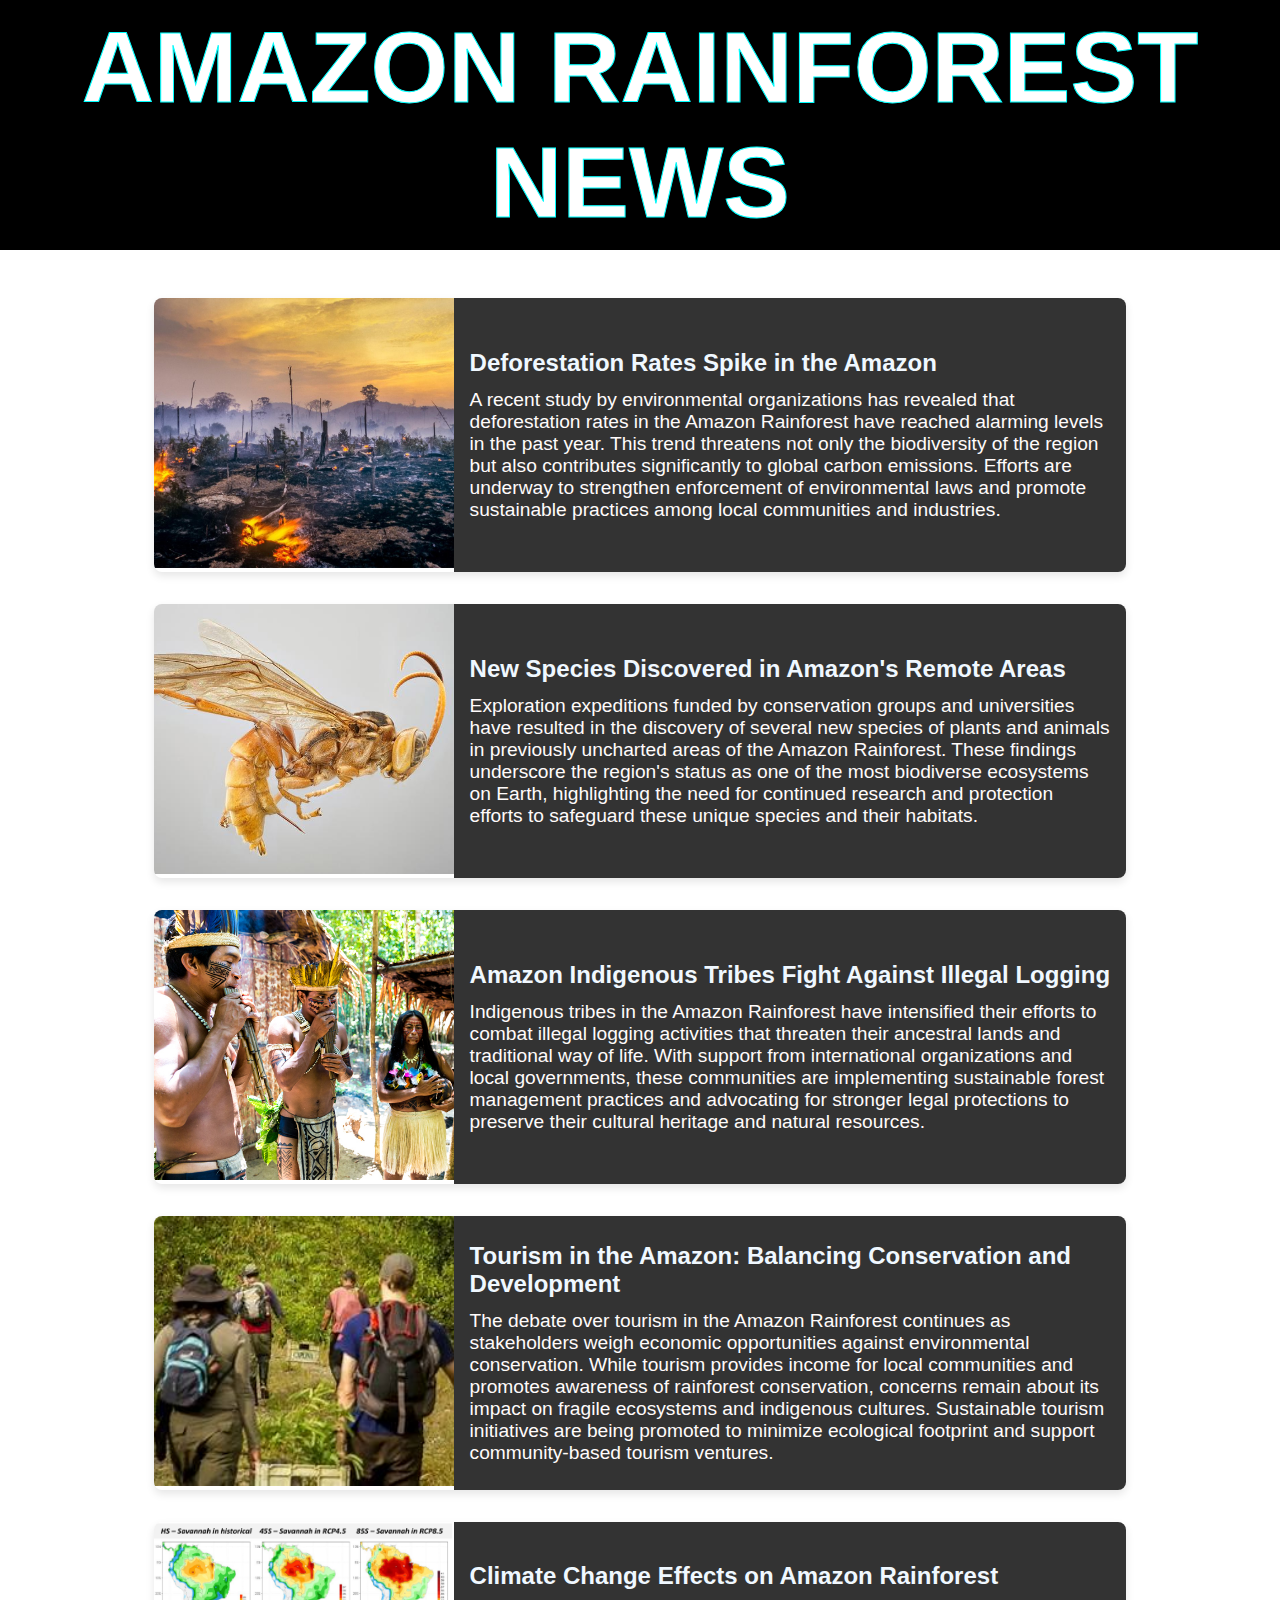
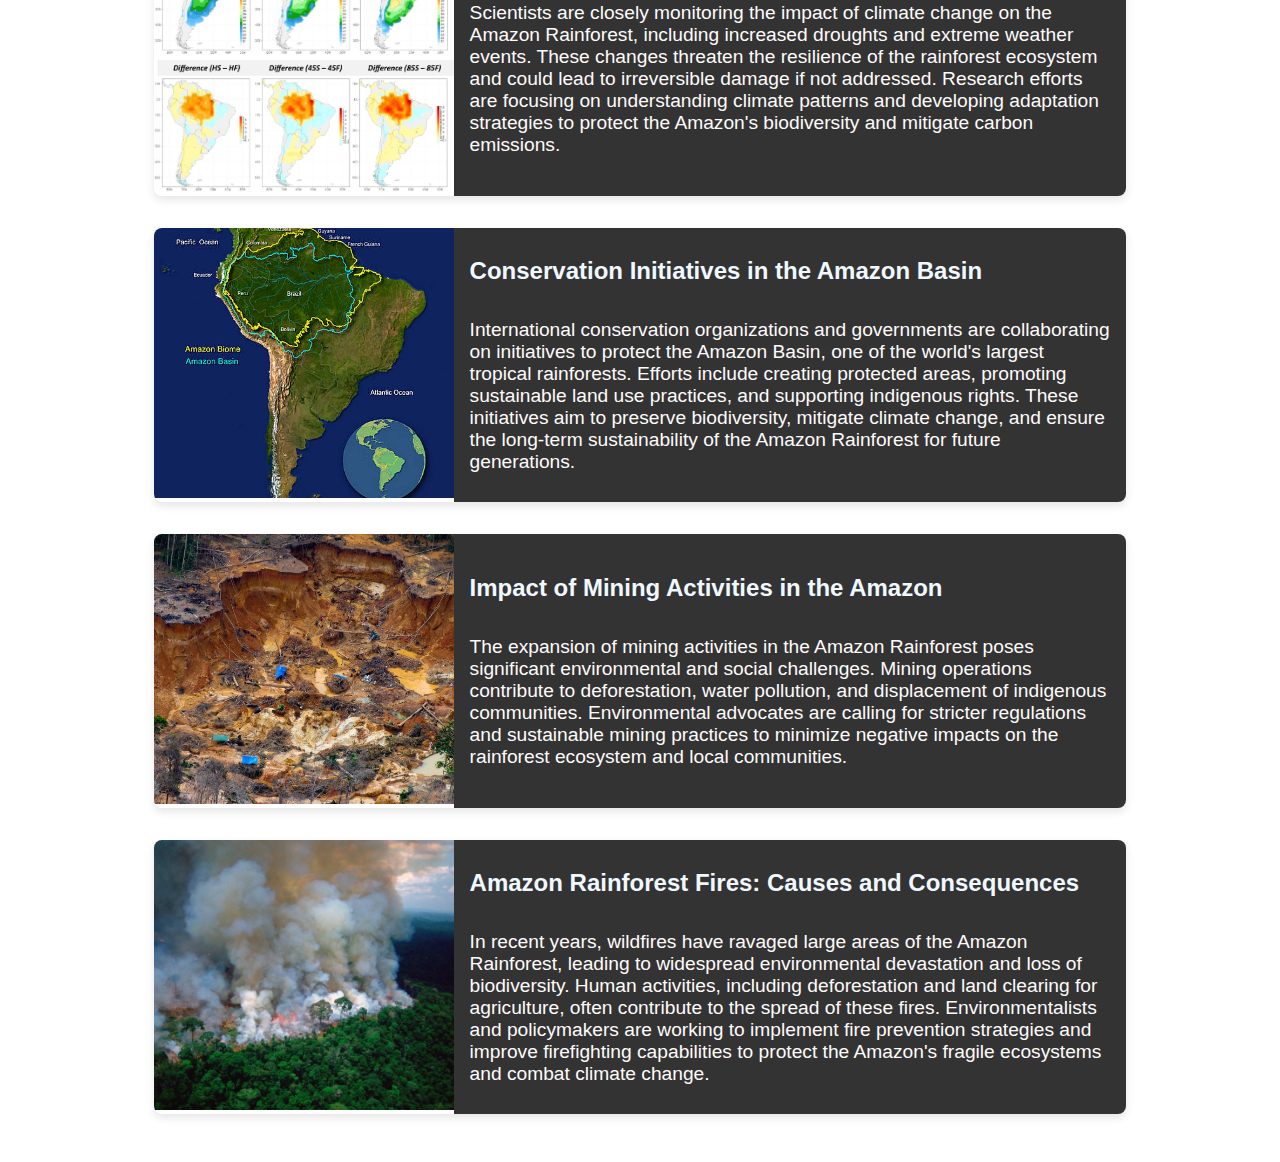
<file: News.html>
<!DOCTYPE html>
<html lang="en">
  <head>
    <meta charset="UTF-8" />
    <meta name="viewport" content="width=device-width, initial-scale=1.0" />
    <title>Amazon Rainforest News</title>
    <link rel="stylesheet" href="./News.css" />
  </head>
  <body>
    <header>
      <h1>Amazon Rainforest News</h1>
    </header>
    <div class="news-container">
      <div class="news-row">
        <div class="image">
          <img src="/media/df3.jpg" alt="Amazon Rainforest Image 1" />
        </div>
        <div class="content">
          <h2>Deforestation Rates Spike in the Amazon</h2>
          <p>
            A recent study by environmental organizations has revealed that
            deforestation rates in the Amazon Rainforest have reached alarming
            levels in the past year. This trend threatens not only the
            biodiversity of the region but also contributes significantly to
            global carbon emissions. Efforts are underway to strengthen
            enforcement of environmental laws and promote sustainable practices
            among local communities and industries.
          </p>
        </div>
      </div>
      <div class="news-row">
        <div class="image">
          <img src="/media/n5.png" alt="Amazon Rainforest Image 2" />
        </div>
        <div class="content">
          <h2>New Species Discovered in Amazon's Remote Areas</h2>
          <p>
            Exploration expeditions funded by conservation groups and
            universities have resulted in the discovery of several new species
            of plants and animals in previously uncharted areas of the Amazon
            Rainforest. These findings underscore the region's status as one of
            the most biodiverse ecosystems on Earth, highlighting the need for
            continued research and protection efforts to safeguard these unique
            species and their habitats.
          </p>
        </div>
      </div>
      <div class="news-row">
        <div class="image">
          <img src="/media/n7.jpg" alt="Amazon Rainforest Image 3" />
        </div>
        <div class="content">
          <h2>Amazon Indigenous Tribes Fight Against Illegal Logging</h2>
          <p>
            Indigenous tribes in the Amazon Rainforest have intensified their
            efforts to combat illegal logging activities that threaten their
            ancestral lands and traditional way of life. With support from
            international organizations and local governments, these communities
            are implementing sustainable forest management practices and
            advocating for stronger legal protections to preserve their cultural
            heritage and natural resources.
          </p>
        </div>
      </div>
      <div class="news-row">
        <div class="image">
          <img src="/media/n6.jpeg" alt="Amazon Rainforest Image 4" />
        </div>
        <div class="content">
          <h2>Tourism in the Amazon: Balancing Conservation and Development</h2>
          <p>
            The debate over tourism in the Amazon Rainforest continues as
            stakeholders weigh economic opportunities against environmental
            conservation. While tourism provides income for local communities
            and promotes awareness of rainforest conservation, concerns remain
            about its impact on fragile ecosystems and indigenous cultures.
            Sustainable tourism initiatives are being promoted to minimize
            ecological footprint and support community-based tourism ventures.
          </p>
        </div>
      </div>
      <div class="news-row">
        <div class="image">
          <img src="/media/n10.png" alt="Amazon Rainforest Image 5" />
        </div>
        <div class="content">
          <h2>Climate Change Effects on Amazon Rainforest</h2>
          <p>
            Scientists are closely monitoring the impact of climate change on
            the Amazon Rainforest, including increased droughts and extreme
            weather events. These changes threaten the resilience of the
            rainforest ecosystem and could lead to irreversible damage if not
            addressed. Research efforts are focusing on understanding climate
            patterns and developing adaptation strategies to protect the
            Amazon's biodiversity and mitigate carbon emissions.
          </p>
        </div>
      </div>
      <div class="news-row">
        <div class="image">
          <img src="/media/n11.jpg" alt="Amazon Rainforest Image 6" />
        </div>
        <div class="content">
          <h2>Conservation Initiatives in the Amazon Basin</h2>
          <p>
            <br />
            International conservation organizations and governments are
            collaborating on initiatives to protect the Amazon Basin, one of the
            world's largest tropical rainforests. Efforts include creating
            protected areas, promoting sustainable land use practices, and
            supporting indigenous rights. These initiatives aim to preserve
            biodiversity, mitigate climate change, and ensure the long-term
            sustainability of the Amazon Rainforest for future generations.
          </p>
        </div>
      </div>
      <div class="news-row">
        <div class="image">
          <img src="/media/n12.jpg" alt="Amazon Rainforest Image 7" />
        </div>
        <div class="content">
          <h2>Impact of Mining Activities in the Amazon</h2>
          <p>
            <br />
            The expansion of mining activities in the Amazon Rainforest poses
            significant environmental and social challenges. Mining operations
            contribute to deforestation, water pollution, and displacement of
            indigenous communities. Environmental advocates are calling for
            stricter regulations and sustainable mining practices to minimize
            negative impacts on the rainforest ecosystem and local communities.
          </p>
        </div>
      </div>
      <div class="news-row">
        <div class="image">
          <img src="/media/fire1.jpg" alt="Amazon Rainforest Image 8" />
        </div>
        <div class="content">
          <h2>Amazon Rainforest Fires: Causes and Consequences</h2>
          <p>
            <br />
            In recent years, wildfires have ravaged large areas of the Amazon
            Rainforest, leading to widespread environmental devastation and loss
            of biodiversity. Human activities, including deforestation and land
            clearing for agriculture, often contribute to the spread of these
            fires. Environmentalists and policymakers are working to implement
            fire prevention strategies and improve firefighting capabilities to
            protect the Amazon's fragile ecosystems and combat climate change.
          </p>
        </div>
      </div>
    </div>
  </body>
</html>
</file>
<file: home page1.css>
html,
body {
  margin: 0;
  padding-bottom: 70px;
  height: 100%;
  margin: 0;
  padding: 0;
  box-sizing: border-box;
  overflow: hidden;
}
.p a {
  padding: 10px;
}
.h1 {
  background-image: url("/media/b2.jpg"); /* Replace with your actual image path */
  background-position: center;
  background-repeat: no-repeat;
  background-size: cover;
  height: 100vh; /* Use viewport height */
  width: 100%;
  position: fixed;
  top: 0;
  left: 0;
  z-index: -2;
}
.overlay {
  position: fixed;
  top: 0;
  left: 0;
  width: 100%;
  height: 100%;
  background: rgba(0, 0, 0, 0.5); /* Semi-transparent black overlay */
  z-index: -1;
}
.nav {
  list-style-type: none;
  margin: 0;
  padding: 0px 20px;
  display: flex;
  align-items: center; /* Center items vertically */
  background-color: rgb(
    134 126 126 / 0%
  ); /* Semi-transparent black background */
  margin-top: 5px;
}
.nav li {
  margin: 0 10px; /* Less margin for tighter spacing */
}
.nav li a {
  color: white;
  text-decoration: none;
  font-weight: bold;
  font-size: 25px;
  transition: color 0.3s ease;
  padding: 10px 15px;
}
.navbar a img {
  transform: scale(1.1);
  display: inline-block; /* Necessary to apply transform */
  transition: transform 0.3s ease;
}
.navbar a:hover {
  transform: scale(1.1);
  display: inline-block;
  transition: transform 0.3s ease;
}
p a:hover {
  transform: scale(1.1);
  display: inline-block; /* Necessary to apply transform */
  transition: transform 0.3s ease;
}
.nav li a:hover {
  transform: scale(1.1);
  display: inline-block; /* Necessary to apply transform */
  transition: transform 0.3s ease;
}
.logo img:hover {
  transform: scale(1.1);
  display: inline-block;
  transition: transform 0.3s ease;
}
.nav .logo {
  margin-right: 5px; /* Space between logo and navigation items */
  margin-top: 0px;
}
.nav .logo img {
  height: 70px; /* Adjust the height as needed */
  vertical-align: middle;
  border-radius: 5px;
}
.nav .login {
  margin-left: auto; /* Aligns the login link to the far right */
}
h1 {
  font-family: "Times New Roman", Times, serif;
  font-size: 600%;
  color: aliceblue;
  margin: 30px 0px 0px 200px;
  -webkit-text-stroke: 1px black;
}
p {
  font-size: 130%;
  color: aliceblue;
  margin: 0px 0px 0px 200px;
  text-align: justify;
  width: 700px;
}
big {
  color: aliceblue;
}
summary {
  display: none;
  margin: 10px 0px 0px 200px;
  text-align: justify;
  display: inline;
  font-weight: bolder;
  color: antiquewhite;
}
details[open] summary ~ * {
  display: inline block;
}
summary {
  cursor: pointer;
  font-weight: bold;
}
details > summary {
  display: list-item;
}
.navbar {
  display: flex;
  justify-content: space-around;
  background-color: rgba(0, 0, 0, 0);
  padding: 0px 0px;
  position: fixed;
  width: 100%;
  margin: 10px 80px 0px 40px;
  height: 60px;
  bottom: 10px;
  gap: 40px;
}
.navbar1 {
  display: flex;
  justify-content: space-around;
  background-color: rgba(0, 0, 0, 0.5);
  padding: 10px 10px;
  position: fixed;
  width: 20%;
  bottom: 10px;
  justify-content: right;
  /* gap: 30px; */
}
.navbar1 img {
  height: 100px;
  width: auto;
  border-radius: 8%;
}
.navbar a {
  color: white;
  text-decoration: none;
  display: inline-block;
}
.navbar img {
  height: 50px;
  width: auto;
  border-radius: 8%;
}
.content {
  padding: 20px;
}
.content img {
  max-width: 100%;
  height: auto;
}
.content p {
  margin-top: 10px;
  font-size: 14px;
  text-align: center;
}
.p {
  margin-left: 0%;
}
ul li ul.dropdown li {
  display: block;
}
ul li ul.dropdown {
  display: none;
  background-color: rgba(0, 0, 0, 0);
  position: absolute;
}
ul li:hover ul.dropdown {
  display: block;
}
.small {
  font-size: x-small;
}
</file>
<file: A-Forest.css>
body {
  margin: 0;
  padding: 0;
  font-family: Arial, sans-serif;
  overflow-x: hidden; /* Removes horizontal scrollbar */
  background-color: #000000; /* Light gray background */

  -ms-overflow-style: none; /* IE and Edge */
  scrollbar-width: none;
  color: white;
}
::-webkit-scrollbar {
  display: none;
}

.row .column img {
  width: 900px;
  height: 450px;
  border-radius: 20px;
}
h1 {
  font-size: 90px;
  text-align: center;
  margin-top: 50px;
  margin-bottom: 60px;
  font-family: "Times New Roman", Times, serif;
  text-transform: uppercase;
  -webkit-text-stroke: 1px aqua;
}

.row {
  display: flex;
  align-items: center;
  justify-content: center;
  margin-bottom: 50px;
  transition: transform 0.3s ease;
}

.column {
  flex: 1;
  padding: 20px;
}

.image img {
  max-width: 100%;
  height: auto;
  transition: transform 0.3s ease;
}

.content p {
  font-size: 32px;
  line-height: 1.6;
  font-family: "Calibri", "Trebuchet MS", sans-serif;
  text-align: justify;
}
.row img:hover {
  transform: scale(1.05);
  z-index: 1;
}
</file>
<file: Animals.css>
body {
  font-family: Arial, sans-serif;
  margin: 0;
  padding: 0;
  color: white;
  background-color: black;
  box-sizing: border-box;

  -ms-overflow-style: none; /* IE and Edge */
  scrollbar-width: none;
}
::-webkit-scrollbar {
  display: none;
}

.container {
  display: flex;
  justify-content: space-around;
  padding: 0px;
}

.column {
  flex: 1;
  margin: 10px;
}

.image-block {
  text-align: center;
  margin-bottom: 20px;
  border: 3px;
  border-style: solid;
  border-color: rgb(2, 223, 244);
  border-radius: 10px;
  padding: 10px;
}

.image-block img {
  max-width: 100%;
  height: 400px;
  display: block;
  margin: 0px;
  border-radius: 10px;
  box-shadow: 10px 10px 5px rgba(0, 0, 0, 0.5);
  box-shadow: aquamarine;
}

.image-block h2 {
  margin-top: 10px;
  font-size: 20px;
  font-family: "Times New Roman", Times, serif;
}
.image-block ol li {
  font-size: 20px;
  text-align: justify;
}
.image-block img:hover {
  transform: scale(1.02);
  z-index: 1;
  transition: transform 0.3s ease;
}
</file>
<file: Contact Us.css>
body {
  font-family: Arial, sans-serif;
  background-color: #000000;
  margin: 0;
  padding: 0;
  overflow: hidden;
}

header {
  padding: 20px 0;
  text-align: center;
}

h1 {
  margin: 0;
  font-size: 4.5em;
  color: white;
  -webkit-text-stroke: 1px aqua;
}

.container {
  display: flex;
  justify-content: space-between;
  align-items: flex-start;
  width: 100%;
  padding: 20px;
  box-sizing: border-box;
}

.person {
  overflow: hidden;
  background-color: white;
  border: 1px solid #ddd;
  border-radius: 8px;
  padding: 10px;
  box-shadow: 0 4px 8px rgba(0, 0, 0, 0.1);
  text-align: center;
  flex: 1;
  margin: 0 10px;
}

.person h2 {
  margin: 10px 0;
  font-size: 1.5em;
}

.person img {
  width: 100%;
  z-index: 98;
  height: 500px;
  border-radius: 8px;
  margin: 10px 0;
  background-repeat: no-repeat;
  background-size: cover;
}

.image {
  transition: 0.5s ease-in-out;
}
.image:hover {
  transform: scale(1.05);
}

.person .image1 {
  height: 50vh;
  background: url("/media/anwar.jpg") no-repeat center/cover;
}
.person .image2 {
  height: 50vh;
  background: url("/media/abhishek.jpg") no-repeat center/cover;
}
.person .image3 {
  height: 50vh;
  background: url("/media/praveen.jpg") no-repeat center/cover;
}

.person p {
  margin: 10px 0;
  font-size: 1em;
  font-style: italic;
  color: #555;
  margin-top: 3vw;
  font-weight: bold;
}
</file>
<file: logged in.css>
body,
html {
  height: 100%;
  margin: 0;
  font-family: Arial, Helvetica, sans-serif;
  overflow: hidden;
}

.bg-image2 {
  background-image: url("/media/b2.jpg"); /* Add the correct path to your image here */
  filter: blur(5px); /* Optional: Adds a blur effect to the background image */
  /* Optional: Adds a blur effect to the background image */
  height: 100%;
  background-position: center;
  background-repeat: no-repeat;
  background-size: cover;
  position: fixed;
  width: 100%;
  z-index: -1;
  box-shadow: none;
}

.login {
  border: 1px solid rgb(0, 213, 255);
  width: 400px;
  height: 500px;
  background: black; /* Semi-transparent black background */

  border-radius: 20px;
  box-shadow: 0px 0px 20px rgba(0, 0, 0, 0);
  overflow: hidden;
  margin: auto;
  position: relative;
  top: 50%;
  transform: translateY(-50%);
}

form {
  display: block;
  box-sizing: border-box;
  padding: 40px;
  width: 100%;
  height: 100%;
  display: flex;
  flex-direction: column;
  gap: 5px;
}

h1 {
  font-weight: normal;
  font-size: 30px;
  text-shadow: black;
  margin-bottom: 70px;
  color: aliceblue;
  text-align: center;
}

.a {
  background-color: #b8ed8a4f;
  height: 35px;
  width: 250px;
  line-height: 30px;
  border-radius: 40px;
  border: none;
  margin: 200px 35px;
  box-shadow: 0px 0px 5px rgba(0, 0, 0, 0.3);
  color: white;
  font-size: 12px;
  text-transform: uppercase;
  font-family: "Times New Roman", Times, serif; /* Apply Times New Roman font */
  margin-top: 60px;
}

.login form {
  display: flex;
  flex-direction: column;
  align-items: center;
}

.login form img {
  margin: 0 auto;
  width: 200px;
}
</file>
<file: login page.css>
body,
html {
  height: 100%;
  margin: 0;
  font-family: Arial, Helvetica, sans-serif;
}

.bg-image2 {
  background-image: url("/media/b2.jpg"); /* Add the correct path to your image here */
  filter: blur(5px); /* Optional: Adds a blur effect to the background image */
  /* Optional: Adds a blur effect to the background image */
  height: 100%;
  background-position: center;
  background-repeat: no-repeat;
  background-size: cover;
  position: fixed;
  width: 100%;
  z-index: -1;
  box-shadow: none;
}

.login {
  border: 1px solid black;
  width: 400px;
  height: 470px;
  background: rgba(0, 0, 0, 0.5); /* Semi-transparent black background */
  color: black;
  border-radius: 20px;
  box-shadow: 0px 0px 20px rgba(0, 0, 0, 0.75);
  overflow: hidden;
  margin: auto;
  position: relative;
  top: 50%;
  transform: translateY(-50%);
}

form {
  display: block;
  box-sizing: border-box;
  padding: 40px;
  width: 100%;
  height: 100%;
  display: flex;
  flex-direction: column;
  gap: 5px;
}

h1 {
  font-weight: normal;
  font-size: 30px;
  text-shadow: 0px 0px 20px rgba(0, 0, 0, 0.5);
  margin-bottom: 40px;
  color: aliceblue;
  text-align: center;
}

label {
  color: rgba(255, 255, 255, 0.8);
  text-transform: uppercase;
  padding-left: 10px;
  letter-spacing: 1px;
  font-size: 15px;
  text-align: left;
}

input[type="text"],
input[type="password"] {
  background: #aed5811a;
  border-radius: 20px;
  color: aliceblue;
  height: 35px;
  line-height: 40px;
  padding: 0px 20px;
  margin-bottom: 20px;
  border: none;
}
#password {
  margin-bottom: 5px;
}

.a {
  background-color: #b8ed8a4f;
  height: 35px;
  width: 300px;
  line-height: 30px;
  border-radius: 40px;
  border: none;
  margin: 60px 5px 5px 5px;
  box-shadow: 0px 0px 5px rgba(0, 0, 0, 0.3);
  color: white;
  font-size: 20px;
  font-style: bold;
  text-transform: uppercase;
  font-family: "Times New Roman", Times, serif; /* Apply Times New Roman font */
}

.b {
  background-color: #b8ed8a4f;
  height: 35px;
  width: 300px;
  line-height: 30px;
  border-radius: 40px;
  border: none;
  margin: 5px 5px;
  box-shadow: 0px 0px 5px rgba(0, 0, 0, 0.3);
  color: white;
  font-size: 20px;
  font-style: bold;
  text-transform: uppercase;
  font-family: "Times New Roman", Times, serif; /* Apply Times New Roman font */
}

.remember-me {
  display: flex;
  align-items: center;
  color: rgba(145, 228, 153, 0.8);
  text-transform: uppercase;
  padding-left: 10px;
  letter-spacing: 1px;
  margin-top: 0%;
  font-size: 10px;
}

.remember-me input {
  margin-top: 0%;
  margin-right: 10px;
  padding-left: 10px;
  letter-spacing: 1px;
  font-size: 10px;
}
/* Hide the default checkbox */
input[type="checkbox"] {
  accent-color: rgb(150, 218, 150);
}
</file>
<file: News.css>
body {
  font-family: Arial, sans-serif;
  background-color: #ffffff;
  margin: 0;
  padding: 0;
  -ms-overflow-style: none; /* IE and Edge */
  scrollbar-width: none;
}
::-webkit-scrollbar {
  display: none;
}

header {
  background-color: #000000;
  color: white;
  text-align: center;
  padding: 10px;
  font-size: 50px;
  text-transform: uppercase;
}

h1 {
  margin: 0;
  -webkit-text-stroke: 1px aqua;
}

.news-container {
  display: flex;
  flex-direction: column;
  align-items: center;
  padding: 2em;
}

.news-row {
  display: flex;
  background-color: white;
  box-shadow: 0 4px 8px rgba(0, 0, 0, 0.1);
  margin: 1em 0;
  width: 80%;
  border-radius: 8px;
  overflow: hidden;
}

.image img {
  width: 300px;
  height: 270px;
  object-fit: cover;
}

.content {
  padding: 1em;
  display: flex;
  flex-direction: column;
  justify-content: center;
  background-color: #333;
  color: aliceblue;
}

.content h2 {
  margin-top: 0;
  margin-bottom: 0.5em;
}

.content p {
  margin: 0;
  color: #fffbfb;
  font-size: larger;
  font-family: "Gill Sans", "Gill Sans MT", Calibri, "Trebuchet MS", sans-serif;
}
</file>
